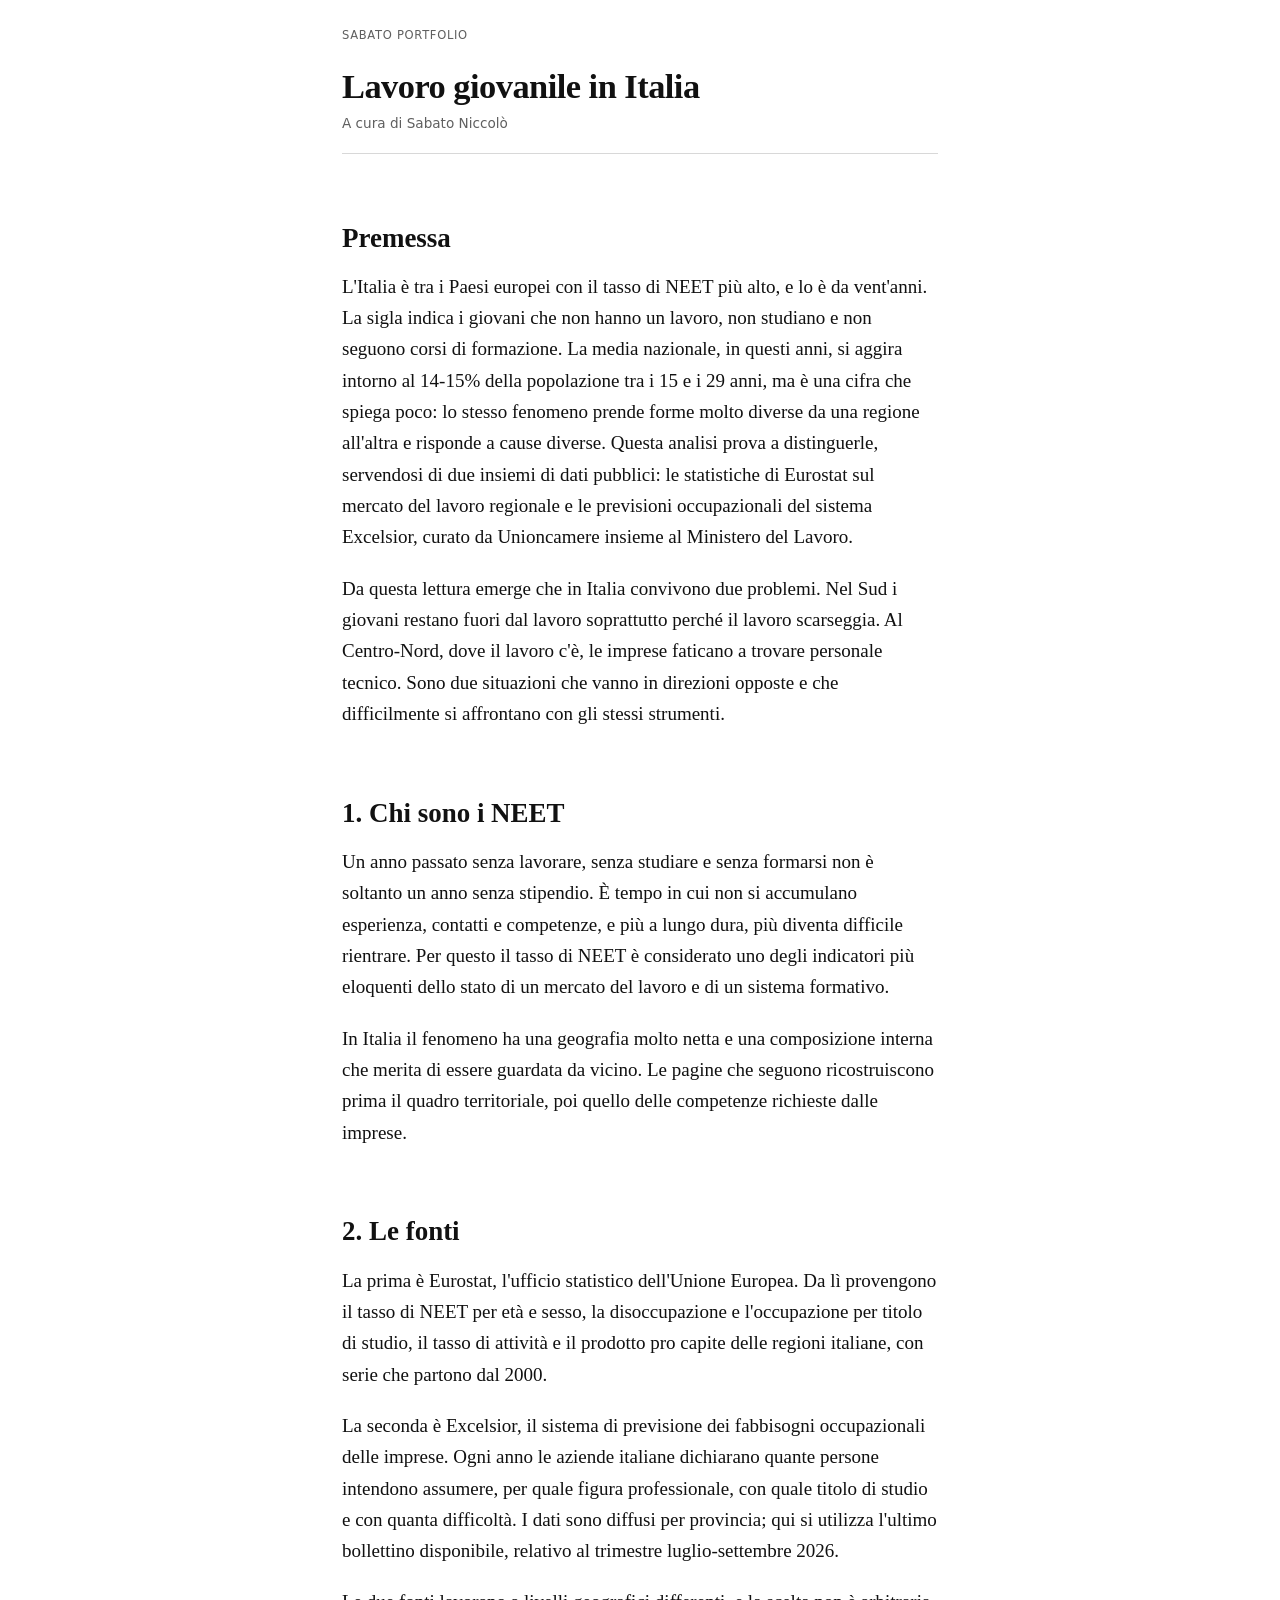
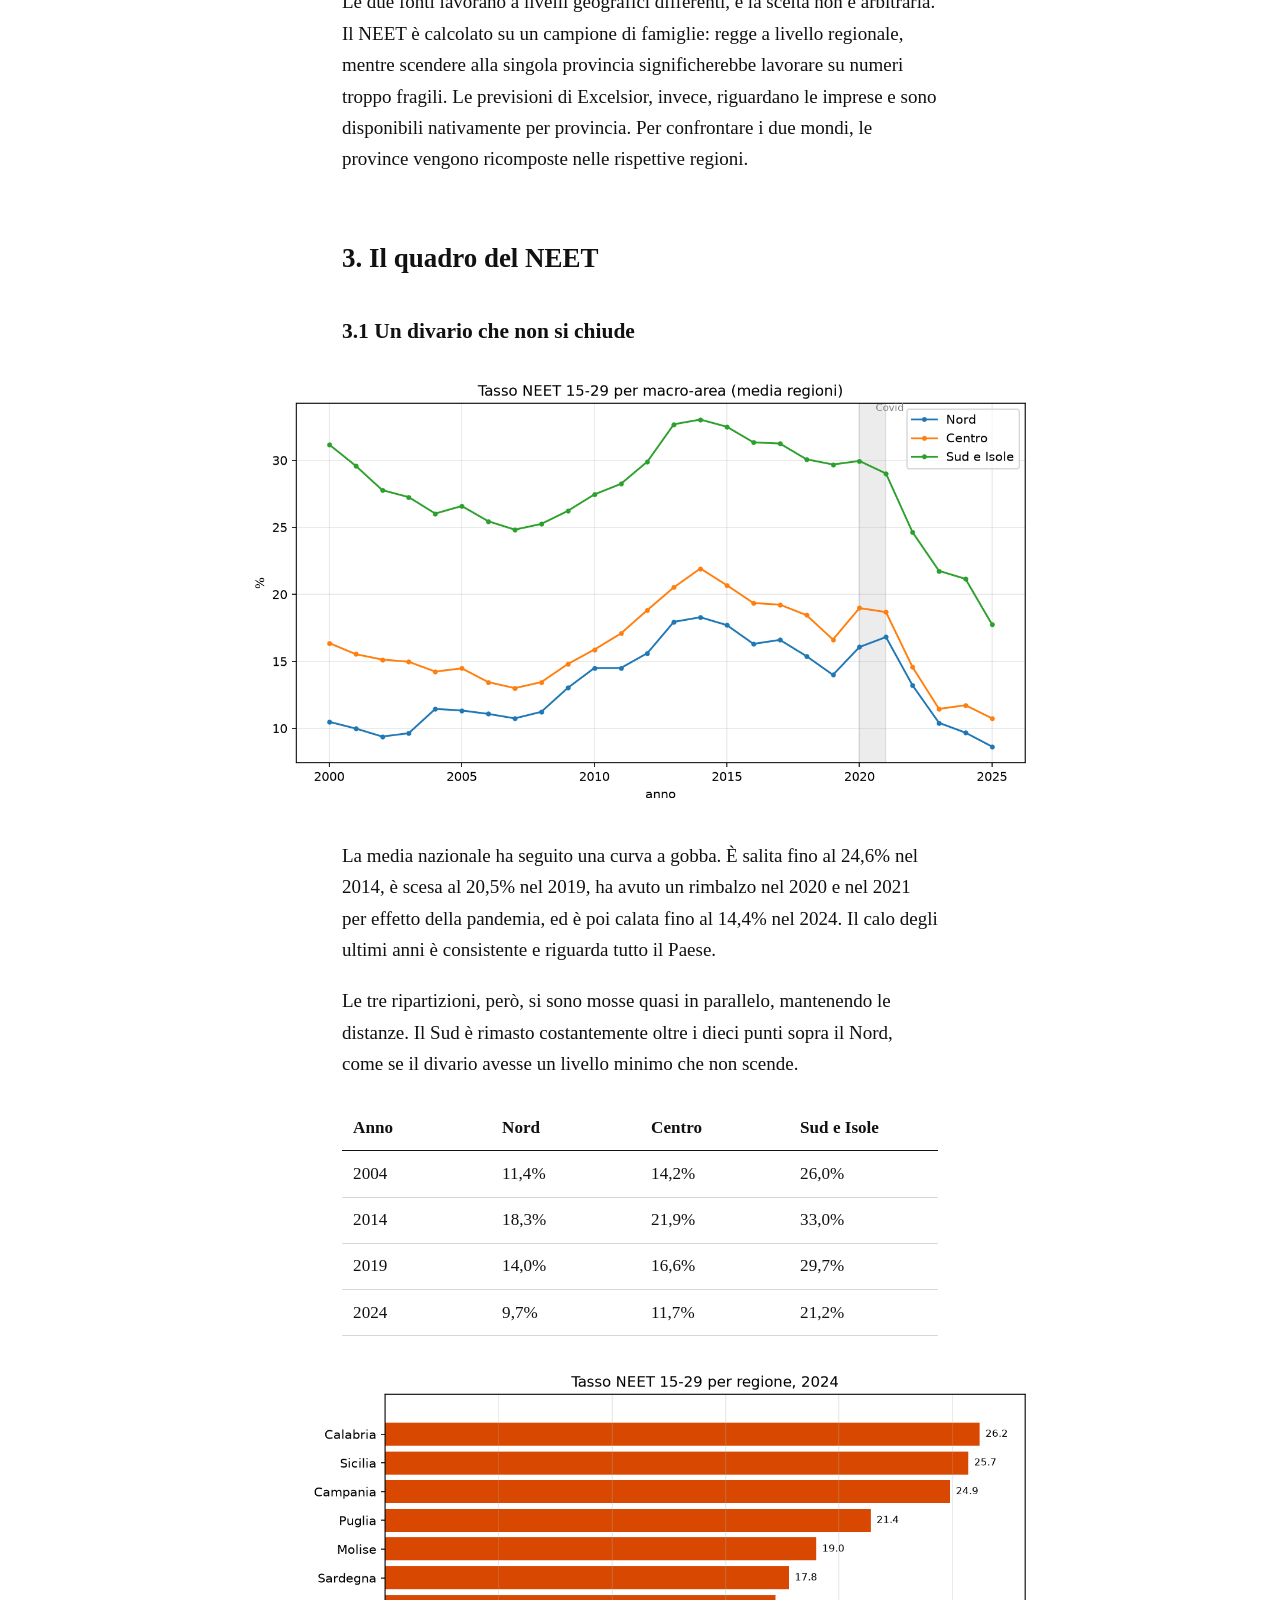
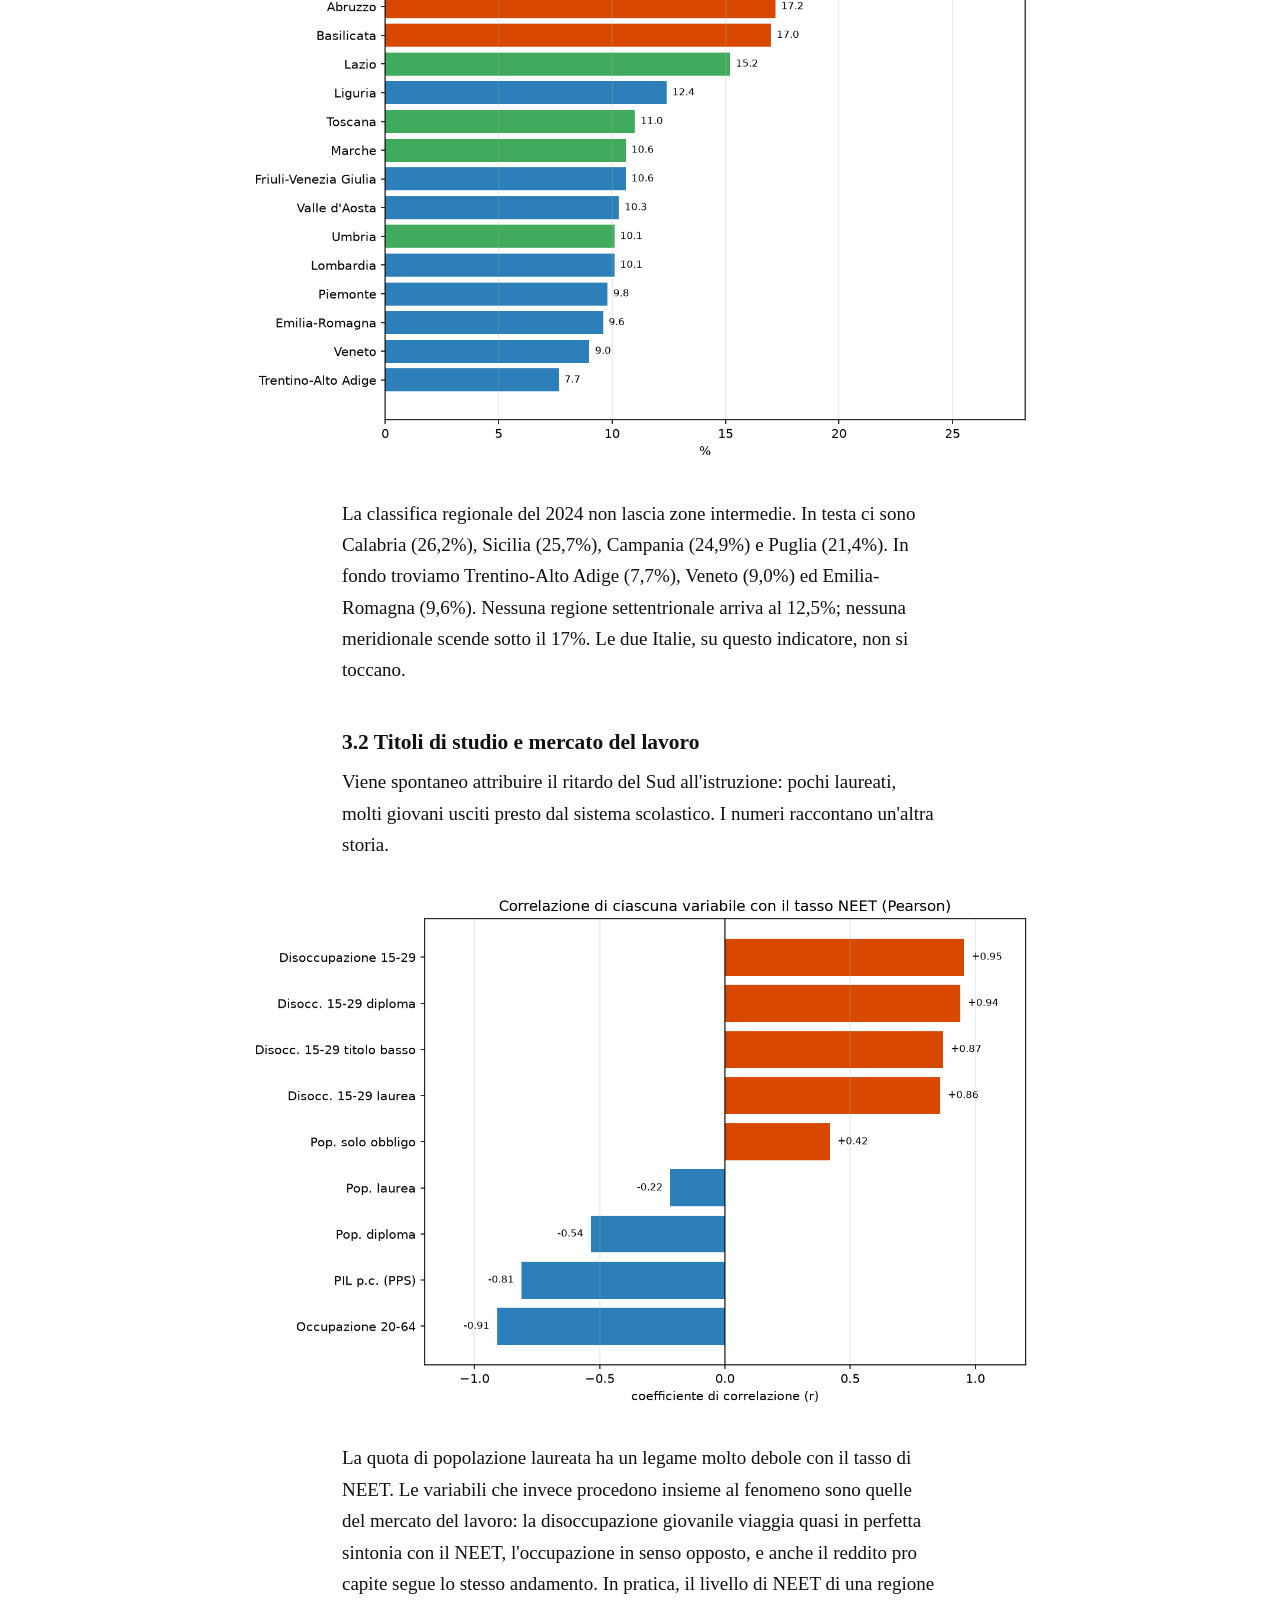
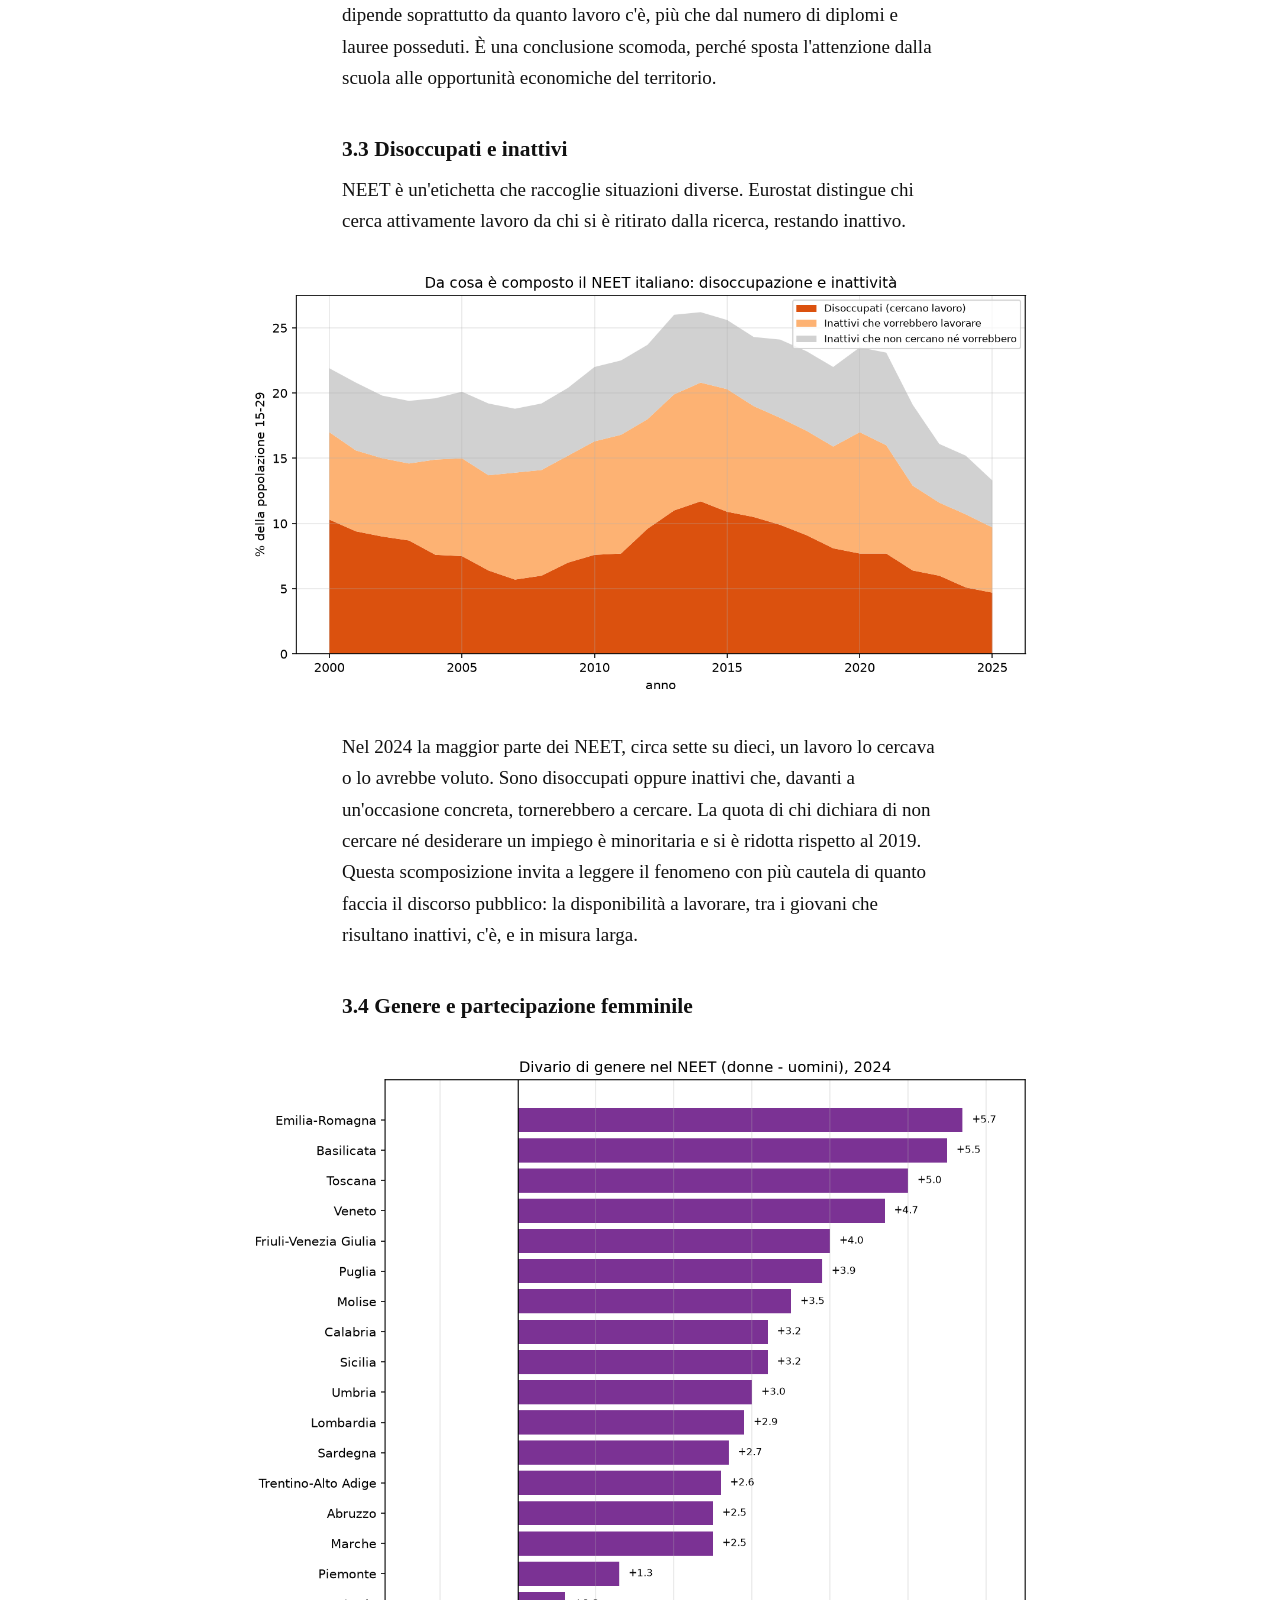
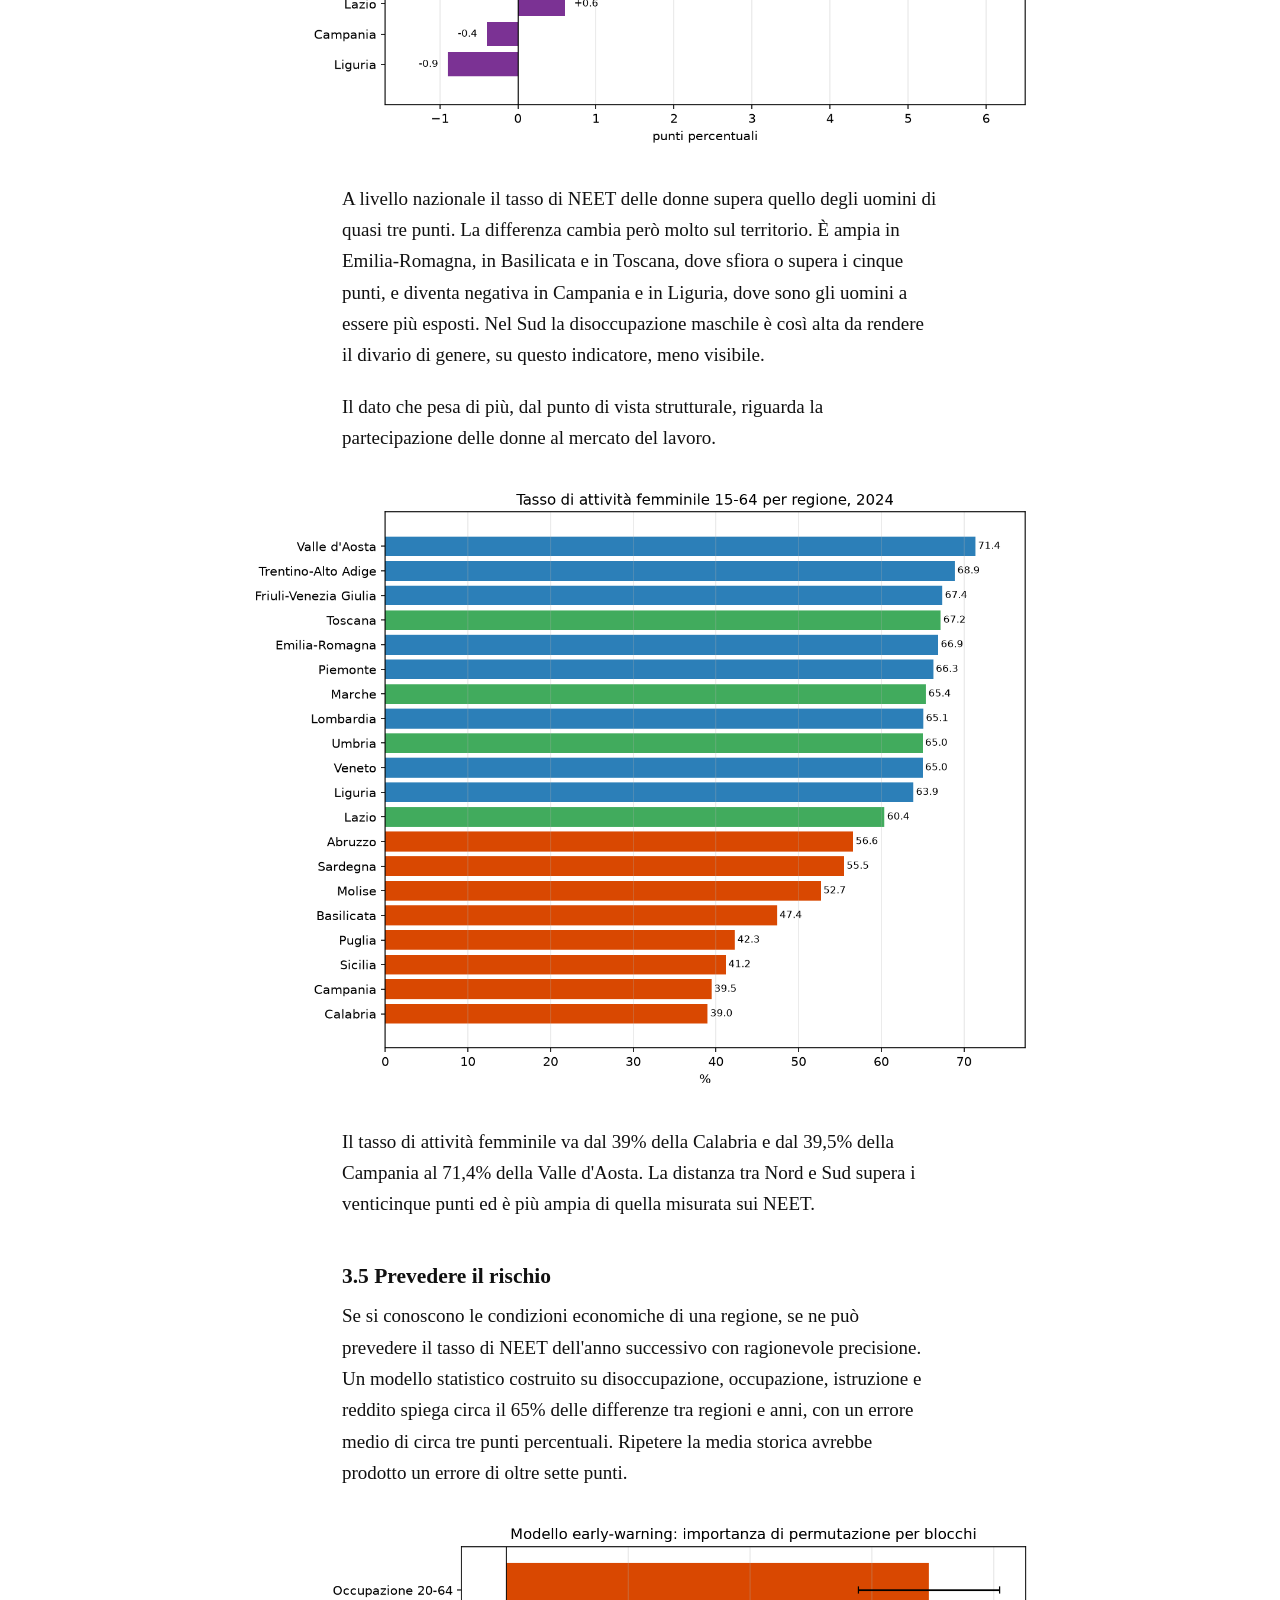
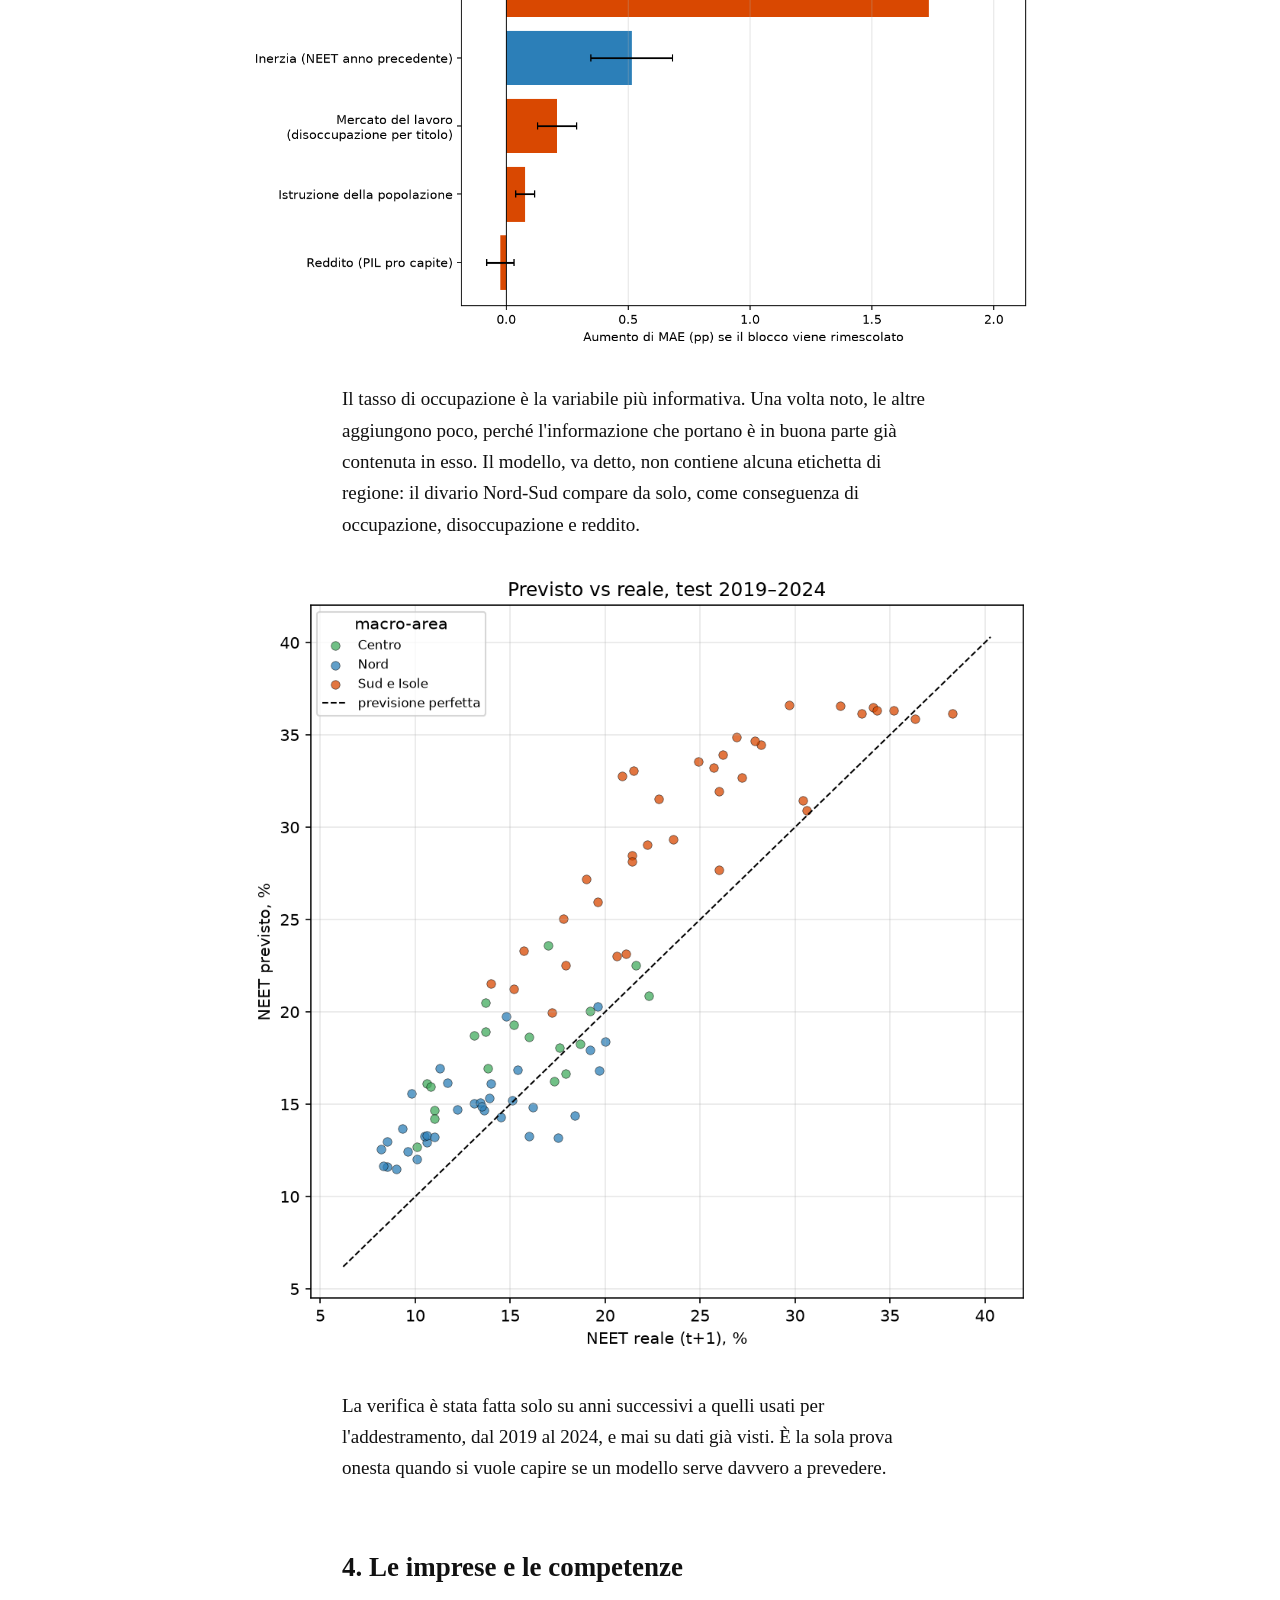
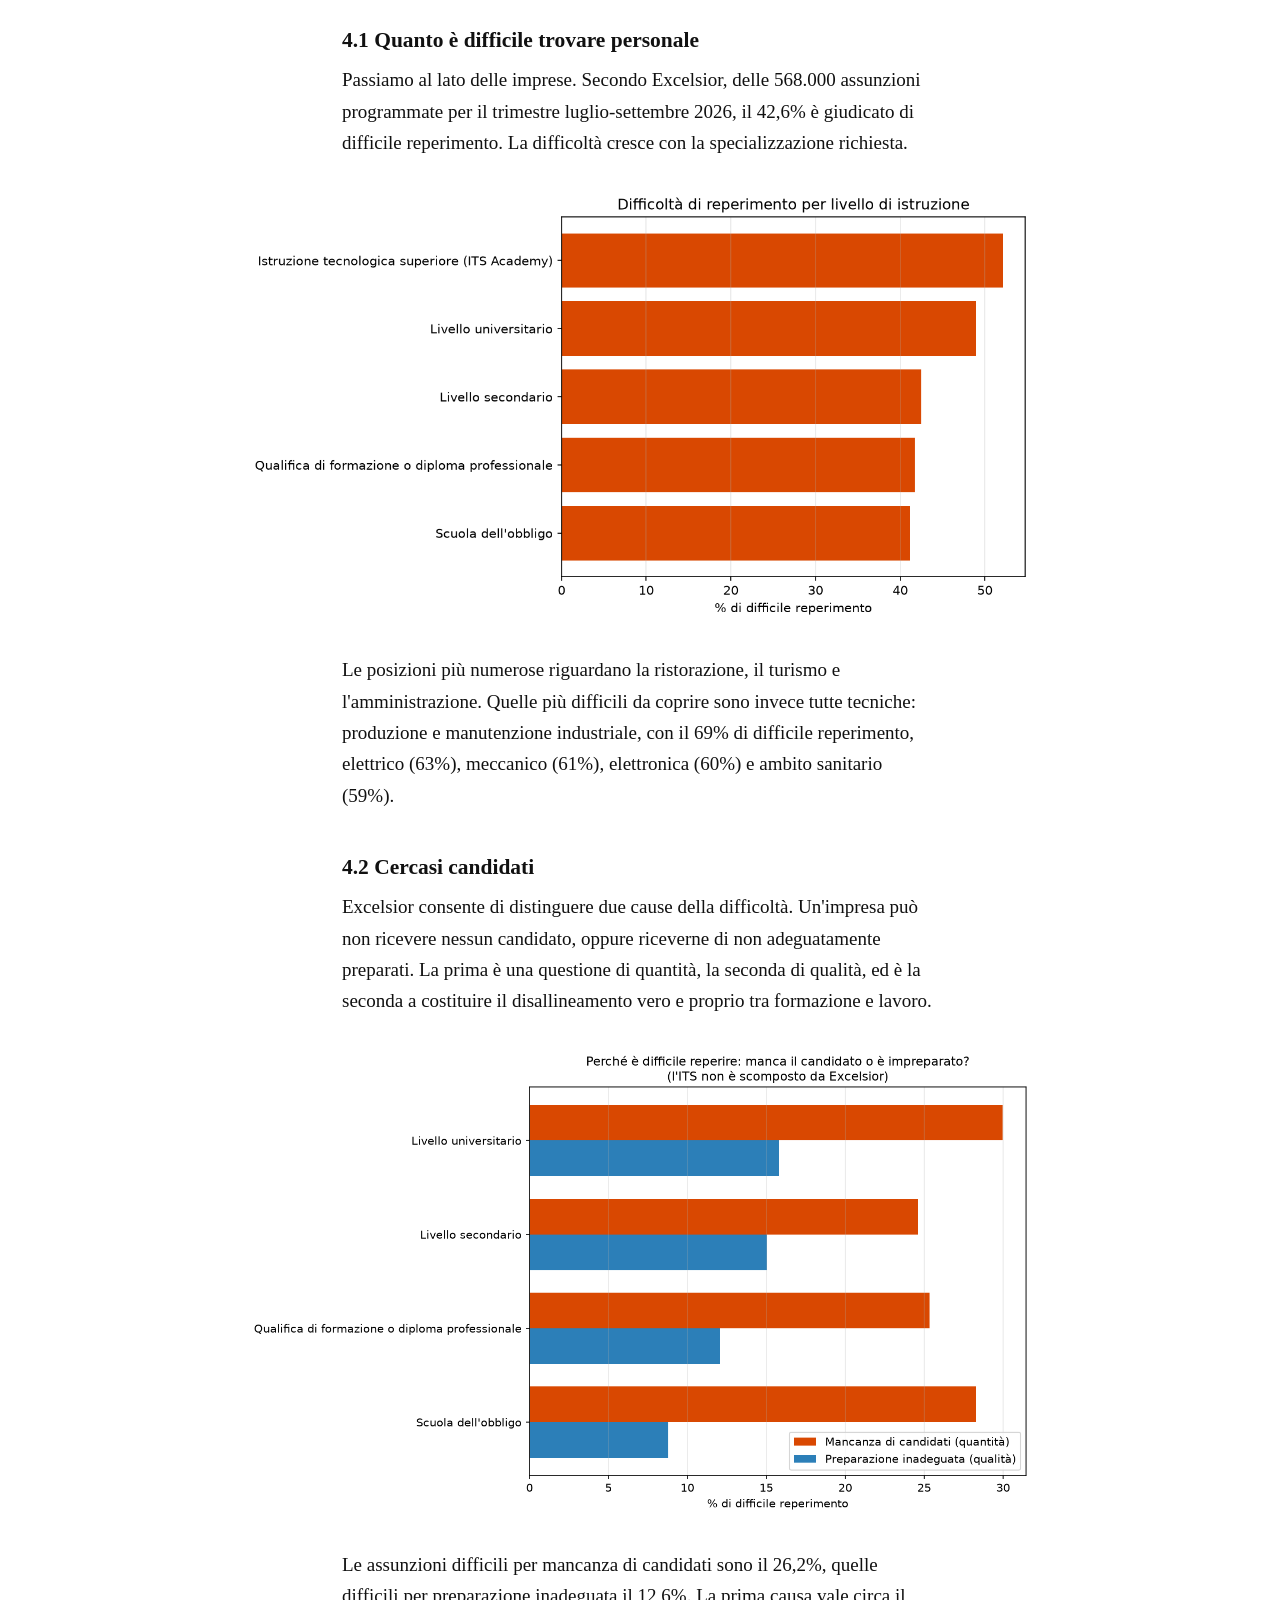
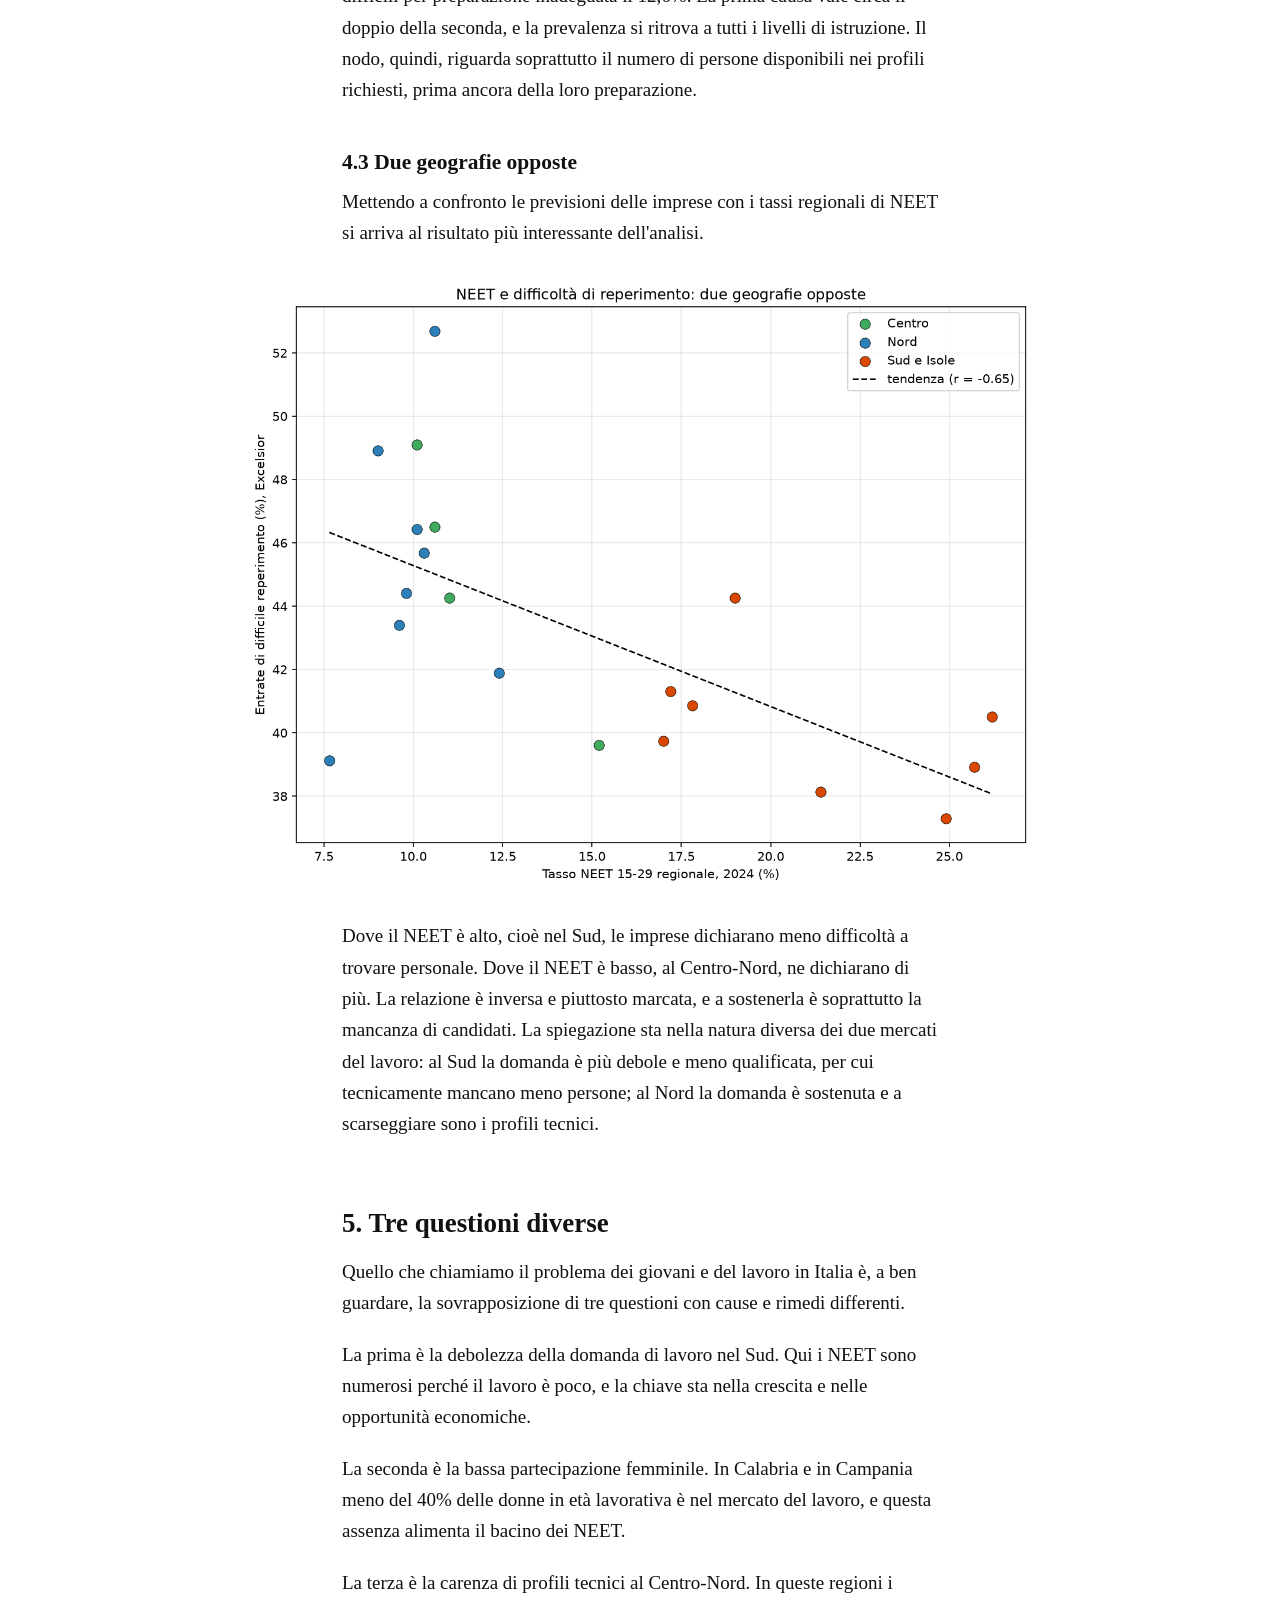
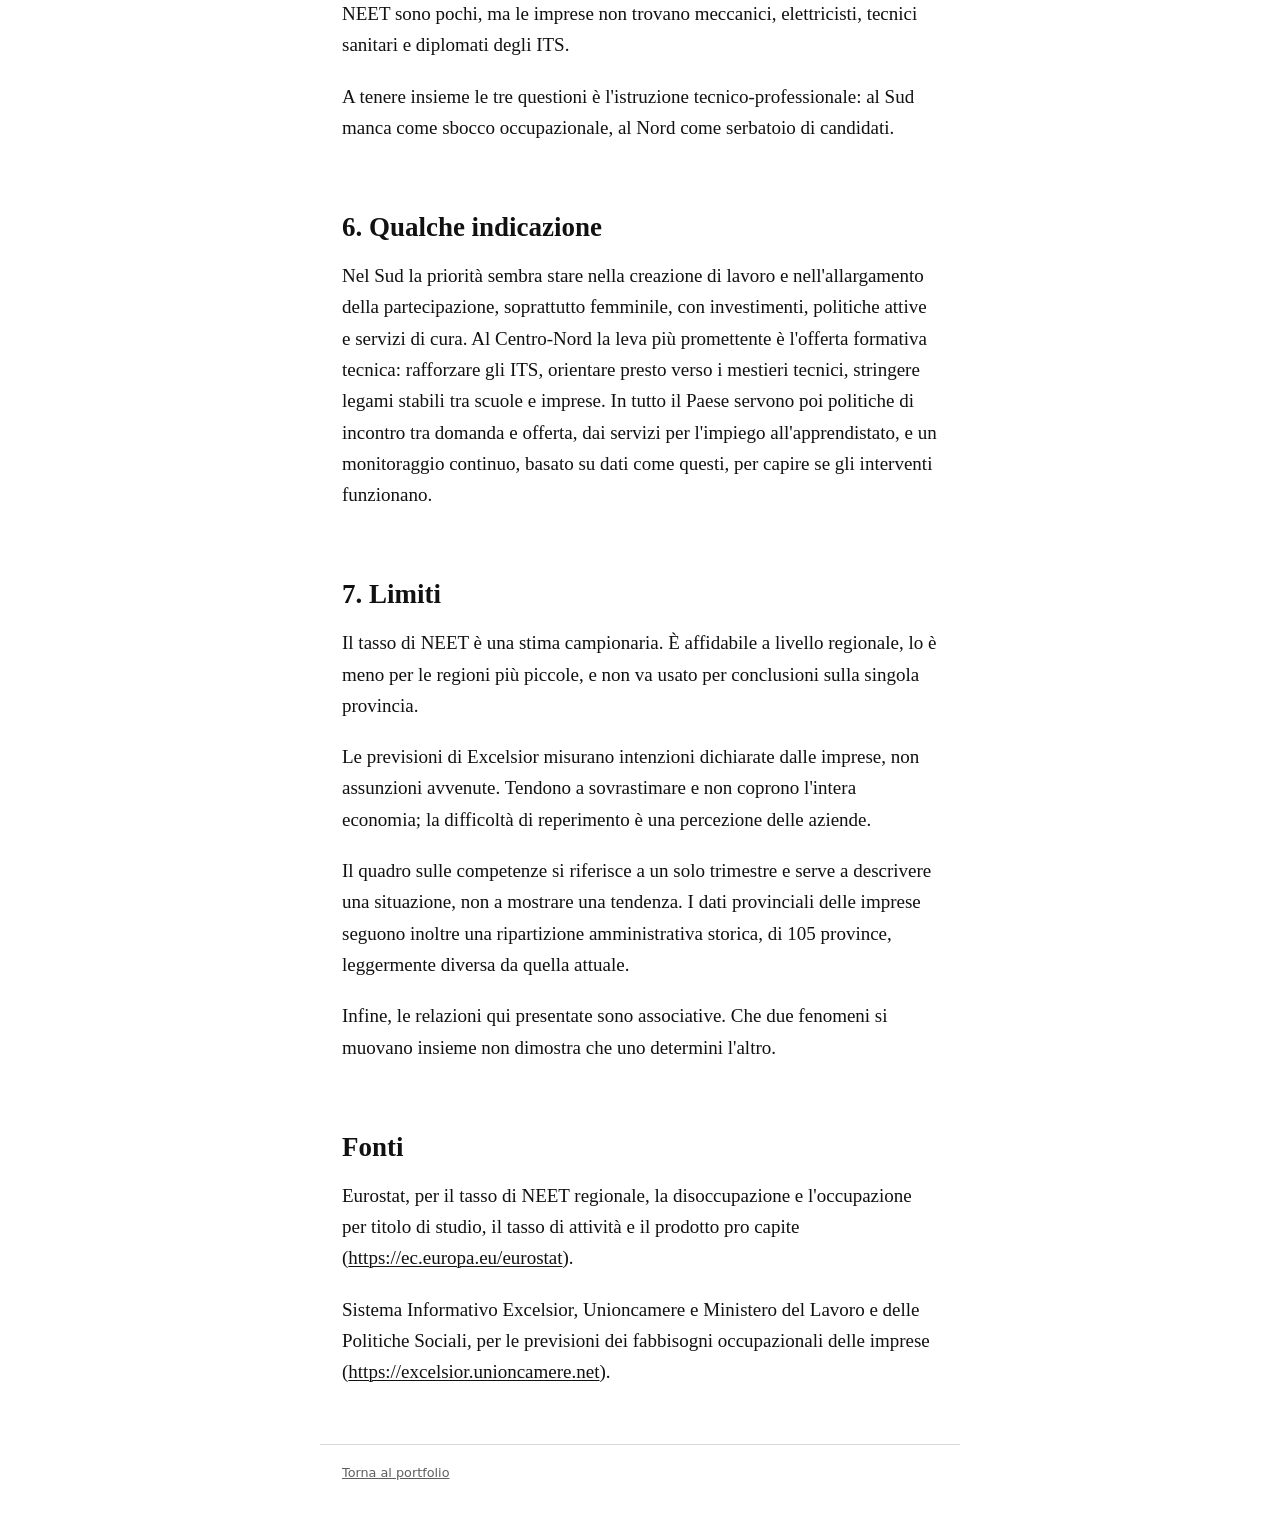
<file: analisi/lavoro-giovanile/index.html>
<!DOCTYPE html>
<html lang="it">
<head>
<meta charset="utf-8">
<meta name="viewport" content="width=device-width, initial-scale=1">
<title>Lavoro giovanile in Italia · Sabato Portfolio</title>
<link rel="stylesheet" href="/analisi/analisi.css">
</head>
<body>
<header>
  <nav class="barra"><a href="/">Sabato Portfolio</a></nav>
  <h1>Lavoro giovanile in Italia</h1>
  <p class="autore">A cura di Sabato Niccolò</p>
</header>
<main>
<h2>Premessa</h2>
<p>L'Italia è tra i Paesi europei con il tasso di NEET più alto, e lo è da vent'anni. La sigla indica i giovani che non hanno un lavoro, non studiano e non seguono corsi di formazione. La media nazionale, in questi anni, si aggira intorno al 14-15% della popolazione tra i 15 e i 29 anni, ma è una cifra che spiega poco: lo stesso fenomeno prende forme molto diverse da una regione all'altra e risponde a cause diverse. Questa analisi prova a distinguerle, servendosi di due insiemi di dati pubblici: le statistiche di Eurostat sul mercato del lavoro regionale e le previsioni occupazionali del sistema Excelsior, curato da Unioncamere insieme al Ministero del Lavoro.</p>
<p>Da questa lettura emerge che in Italia convivono due problemi. Nel Sud i giovani restano fuori dal lavoro soprattutto perché il lavoro scarseggia. Al Centro-Nord, dove il lavoro c'è, le imprese faticano a trovare personale tecnico. Sono due situazioni che vanno in direzioni opposte e che difficilmente si affrontano con gli stessi strumenti.</p>
<h2 id="chi-sono-i-neet">1. Chi sono i NEET</h2>
<p>Un anno passato senza lavorare, senza studiare e senza formarsi non è soltanto un anno senza stipendio. È tempo in cui non si accumulano esperienza, contatti e competenze, e più a lungo dura, più diventa difficile rientrare. Per questo il tasso di NEET è considerato uno degli indicatori più eloquenti dello stato di un mercato del lavoro e di un sistema formativo.</p>
<p>In Italia il fenomeno ha una geografia molto netta e una composizione interna che merita di essere guardata da vicino. Le pagine che seguono ricostruiscono prima il quadro territoriale, poi quello delle competenze richieste dalle imprese.</p>
<h2 id="le-fonti">2. Le fonti</h2>
<p>La prima è Eurostat, l'ufficio statistico dell'Unione Europea. Da lì provengono il tasso di NEET per età e sesso, la disoccupazione e l'occupazione per titolo di studio, il tasso di attività e il prodotto pro capite delle regioni italiane, con serie che partono dal 2000.</p>
<p>La seconda è Excelsior, il sistema di previsione dei fabbisogni occupazionali delle imprese. Ogni anno le aziende italiane dichiarano quante persone intendono assumere, per quale figura professionale, con quale titolo di studio e con quanta difficoltà. I dati sono diffusi per provincia; qui si utilizza l'ultimo bollettino disponibile, relativo al trimestre luglio-settembre 2026.</p>
<p>Le due fonti lavorano a livelli geografici differenti, e la scelta non è arbitraria. Il NEET è calcolato su un campione di famiglie: regge a livello regionale, mentre scendere alla singola provincia significherebbe lavorare su numeri troppo fragili. Le previsioni di Excelsior, invece, riguardano le imprese e sono disponibili nativamente per provincia. Per confrontare i due mondi, le province vengono ricomposte nelle rispettive regioni.</p>
<h2 id="il-quadro-del-neet">3. Il quadro del NEET</h2>
<h3 id="un-divario-che-non-si-chiude">3.1 Un divario che non si chiude</h3>
<p><img src="figures/image1.png" width="1334" height="734" loading="lazy" decoding="async"></p>
<p>La media nazionale ha seguito una curva a gobba. È salita fino al 24,6% nel 2014, è scesa al 20,5% nel 2019, ha avuto un rimbalzo nel 2020 e nel 2021 per effetto della pandemia, ed è poi calata fino al 14,4% nel 2024. Il calo degli ultimi anni è consistente e riguarda tutto il Paese.</p>
<p>Le tre ripartizioni, però, si sono mosse quasi in parallelo, mantenendo le distanze. Il Sud è rimasto costantemente oltre i dieci punti sopra il Nord, come se il divario avesse un livello minimo che non scende.</p>
<div class="tabella"><table>
<colgroup>
<col style="width: 25%">
<col style="width: 25%">
<col style="width: 25%">
<col style="width: 25%">
</colgroup>
<thead>
<tr>
<th>Anno</th>
<th>Nord</th>
<th>Centro</th>
<th>Sud e Isole</th>
</tr>
</thead>
<tbody>
<tr>
<td>2004</td>
<td>11,4%</td>
<td>14,2%</td>
<td>26,0%</td>
</tr>
<tr>
<td>2014</td>
<td>18,3%</td>
<td>21,9%</td>
<td>33,0%</td>
</tr>
<tr>
<td>2019</td>
<td>14,0%</td>
<td>16,6%</td>
<td>29,7%</td>
</tr>
<tr>
<td>2024</td>
<td>9,7%</td>
<td>11,7%</td>
<td>21,2%</td>
</tr>
</tbody>
</table></div>
<p><img src="figures/image11.png" width="1332" height="1184" loading="lazy" decoding="async"></p>
<p>La classifica regionale del 2024 non lascia zone intermedie. In testa ci sono Calabria (26,2%), Sicilia (25,7%), Campania (24,9%) e Puglia (21,4%). In fondo troviamo Trentino-Alto Adige (7,7%), Veneto (9,0%) ed Emilia-Romagna (9,6%). Nessuna regione settentrionale arriva al 12,5%; nessuna meridionale scende sotto il 17%. Le due Italie, su questo indicatore, non si toccano.</p>
<h3 id="titoli-di-studio-e-mercato-del-lavoro">3.2 Titoli di studio e mercato del lavoro</h3>
<p>Viene spontaneo attribuire il ritardo del Sud all'istruzione: pochi laureati, molti giovani usciti presto dal sistema scolastico. I numeri raccontano un'altra storia.</p>
<p><img src="figures/image3.png" width="1336" height="884" loading="lazy" decoding="async"></p>
<p>La quota di popolazione laureata ha un legame molto debole con il tasso di NEET. Le variabili che invece procedono insieme al fenomeno sono quelle del mercato del lavoro: la disoccupazione giovanile viaggia quasi in perfetta sintonia con il NEET, l'occupazione in senso opposto, e anche il reddito pro capite segue lo stesso andamento. In pratica, il livello di NEET di una regione dipende soprattutto da quanto lavoro c'è, più che dal numero di diplomi e lauree posseduti. È una conclusione scomoda, perché sposta l'attenzione dalla scuola alle opportunità economiche del territorio.</p>
<h3 id="disoccupati-e-inattivi">3.3 Disoccupati e inattivi</h3>
<p>NEET è un'etichetta che raccoglie situazioni diverse. Eurostat distingue chi cerca attivamente lavoro da chi si è ritirato dalla ricerca, restando inattivo.</p>
<p><img src="figures/image7.png" width="1333" height="734" loading="lazy" decoding="async"></p>
<p>Nel 2024 la maggior parte dei NEET, circa sette su dieci, un lavoro lo cercava o lo avrebbe voluto. Sono disoccupati oppure inattivi che, davanti a un'occasione concreta, tornerebbero a cercare. La quota di chi dichiara di non cercare né desiderare un impiego è minoritaria e si è ridotta rispetto al 2019. Questa scomposizione invita a leggere il fenomeno con più cautela di quanto faccia il discorso pubblico: la disponibilità a lavorare, tra i giovani che risultano inattivi, c'è, e in misura larga.</p>
<h3 id="genere-e-partecipazione-femminile">3.4 Genere e partecipazione femminile</h3>
<p><img src="figures/image10.png" width="1332" height="1184" loading="lazy" decoding="async"></p>
<p>A livello nazionale il tasso di NEET delle donne supera quello degli uomini di quasi tre punti. La differenza cambia però molto sul territorio. È ampia in Emilia-Romagna, in Basilicata e in Toscana, dove sfiora o supera i cinque punti, e diventa negativa in Campania e in Liguria, dove sono gli uomini a essere più esposti. Nel Sud la disoccupazione maschile è così alta da rendere il divario di genere, su questo indicatore, meno visibile.</p>
<p>Il dato che pesa di più, dal punto di vista strutturale, riguarda la partecipazione delle donne al mercato del lavoro.</p>
<p><img src="figures/image8.png" width="1332" height="1034" loading="lazy" decoding="async"></p>
<p>Il tasso di attività femminile va dal 39% della Calabria e dal 39,5% della Campania al 71,4% della Valle d'Aosta. La distanza tra Nord e Sud supera i venticinque punti ed è più ampia di quella misurata sui NEET.</p>
<h3 id="prevedere-il-rischio">3.5 Prevedere il rischio</h3>
<p>Se si conoscono le condizioni economiche di una regione, se ne può prevedere il tasso di NEET dell'anno successivo con ragionevole precisione. Un modello statistico costruito su disoccupazione, occupazione, istruzione e reddito spiega circa il 65% delle differenze tra regioni e anni, con un errore medio di circa tre punti percentuali. Ripetere la media storica avrebbe prodotto un errore di oltre sette punti.</p>
<p><img src="figures/image4.png" width="1332" height="734" loading="lazy" decoding="async"></p>
<p>Il tasso di occupazione è la variabile più informativa. Una volta noto, le altre aggiungono poco, perché l'informazione che portano è in buona parte già contenuta in esso. Il modello, va detto, non contiene alcuna etichetta di regione: il divario Nord-Sud compare da solo, come conseguenza di occupazione, disoccupazione e reddito.</p>
<p><img src="figures/image6.png" width="1033" height="1034" loading="lazy" decoding="async"></p>
<p>La verifica è stata fatta solo su anni successivi a quelli usati per l'addestramento, dal 2019 al 2024, e mai su dati già visti. È la sola prova onesta quando si vuole capire se un modello serve davvero a prevedere.</p>
<h2 id="le-imprese-e-le-competenze">4. Le imprese e le competenze</h2>
<h3 id="quanto-è-difficile-trovare-personale">4.1 Quanto è difficile trovare personale</h3>
<p>Passiamo al lato delle imprese. Secondo Excelsior, delle 568.000 assunzioni programmate per il trimestre luglio-settembre 2026, il 42,6% è giudicato di difficile reperimento. La difficoltà cresce con la specializzazione richiesta.</p>
<p><img src="figures/image2.png" width="1328" height="733" loading="lazy" decoding="async"></p>
<p>Le posizioni più numerose riguardano la ristorazione, il turismo e l'amministrazione. Quelle più difficili da coprire sono invece tutte tecniche: produzione e manutenzione industriale, con il 69% di difficile reperimento, elettrico (63%), meccanico (61%), elettronica (60%) e ambito sanitario (59%).</p>
<h3 id="cercasi-candidati">4.2 Cercasi candidati</h3>
<p>Excelsior consente di distinguere due cause della difficoltà. Un'impresa può non ricevere nessun candidato, oppure riceverne di non adeguatamente preparati. La prima è una questione di quantità, la seconda di qualità, ed è la seconda a costituire il disallineamento vero e proprio tra formazione e lavoro.</p>
<p><img src="figures/image9.png" width="1478" height="884" loading="lazy" decoding="async"></p>
<p>Le assunzioni difficili per mancanza di candidati sono il 26,2%, quelle difficili per preparazione inadeguata il 12,6%. La prima causa vale circa il doppio della seconda, e la prevalenza si ritrova a tutti i livelli di istruzione. Il nodo, quindi, riguarda soprattutto il numero di persone disponibili nei profili richiesti, prima ancora della loro preparazione.</p>
<h3 id="due-geografie-opposte">4.3 Due geografie opposte</h3>
<p>Mettendo a confronto le previsioni delle imprese con i tassi regionali di NEET si arriva al risultato più interessante dell'analisi.</p>
<p><img src="figures/image5.png" width="1333" height="1033" loading="lazy" decoding="async"></p>
<p>Dove il NEET è alto, cioè nel Sud, le imprese dichiarano meno difficoltà a trovare personale. Dove il NEET è basso, al Centro-Nord, ne dichiarano di più. La relazione è inversa e piuttosto marcata, e a sostenerla è soprattutto la mancanza di candidati. La spiegazione sta nella natura diversa dei due mercati del lavoro: al Sud la domanda è più debole e meno qualificata, per cui tecnicamente mancano meno persone; al Nord la domanda è sostenuta e a scarseggiare sono i profili tecnici.</p>
<h2 id="tre-questioni-diverse">5. Tre questioni diverse</h2>
<p>Quello che chiamiamo il problema dei giovani e del lavoro in Italia è, a ben guardare, la sovrapposizione di tre questioni con cause e rimedi differenti.</p>
<p>La prima è la debolezza della domanda di lavoro nel Sud. Qui i NEET sono numerosi perché il lavoro è poco, e la chiave sta nella crescita e nelle opportunità economiche.</p>
<p>La seconda è la bassa partecipazione femminile. In Calabria e in Campania meno del 40% delle donne in età lavorativa è nel mercato del lavoro, e questa assenza alimenta il bacino dei NEET.</p>
<p>La terza è la carenza di profili tecnici al Centro-Nord. In queste regioni i NEET sono pochi, ma le imprese non trovano meccanici, elettricisti, tecnici sanitari e diplomati degli ITS.</p>
<p>A tenere insieme le tre questioni è l'istruzione tecnico-professionale: al Sud manca come sbocco occupazionale, al Nord come serbatoio di candidati.</p>
<h2 id="qualche-indicazione">6. Qualche indicazione</h2>
<p>Nel Sud la priorità sembra stare nella creazione di lavoro e nell'allargamento della partecipazione, soprattutto femminile, con investimenti, politiche attive e servizi di cura. Al Centro-Nord la leva più promettente è l'offerta formativa tecnica: rafforzare gli ITS, orientare presto verso i mestieri tecnici, stringere legami stabili tra scuole e imprese. In tutto il Paese servono poi politiche di incontro tra domanda e offerta, dai servizi per l'impiego all'apprendistato, e un monitoraggio continuo, basato su dati come questi, per capire se gli interventi funzionano.</p>
<h2 id="limiti">7. Limiti</h2>
<p>Il tasso di NEET è una stima campionaria. È affidabile a livello regionale, lo è meno per le regioni più piccole, e non va usato per conclusioni sulla singola provincia.</p>
<p>Le previsioni di Excelsior misurano intenzioni dichiarate dalle imprese, non assunzioni avvenute. Tendono a sovrastimare e non coprono l'intera economia; la difficoltà di reperimento è una percezione delle aziende.</p>
<p>Il quadro sulle competenze si riferisce a un solo trimestre e serve a descrivere una situazione, non a mostrare una tendenza. I dati provinciali delle imprese seguono inoltre una ripartizione amministrativa storica, di 105 province, leggermente diversa da quella attuale.</p>
<p>Infine, le relazioni qui presentate sono associative. Che due fenomeni si muovano insieme non dimostra che uno determini l'altro.</p>
<h2 id="fonti">Fonti</h2>
<p>Eurostat, per il tasso di NEET regionale, la disoccupazione e l'occupazione per titolo di studio, il tasso di attività e il prodotto pro capite (<a href="https://ec.europa.eu/eurostat">https://ec.europa.eu/eurostat</a>).</p>
<p>Sistema Informativo Excelsior, Unioncamere e Ministero del Lavoro e delle Politiche Sociali, per le previsioni dei fabbisogni occupazionali delle imprese (<a href="https://excelsior.unioncamere.net">https://excelsior.unioncamere.net</a>).</p>
</main>
<footer><a href="/">Torna al portfolio</a></footer>
</body>
</html>
</file>
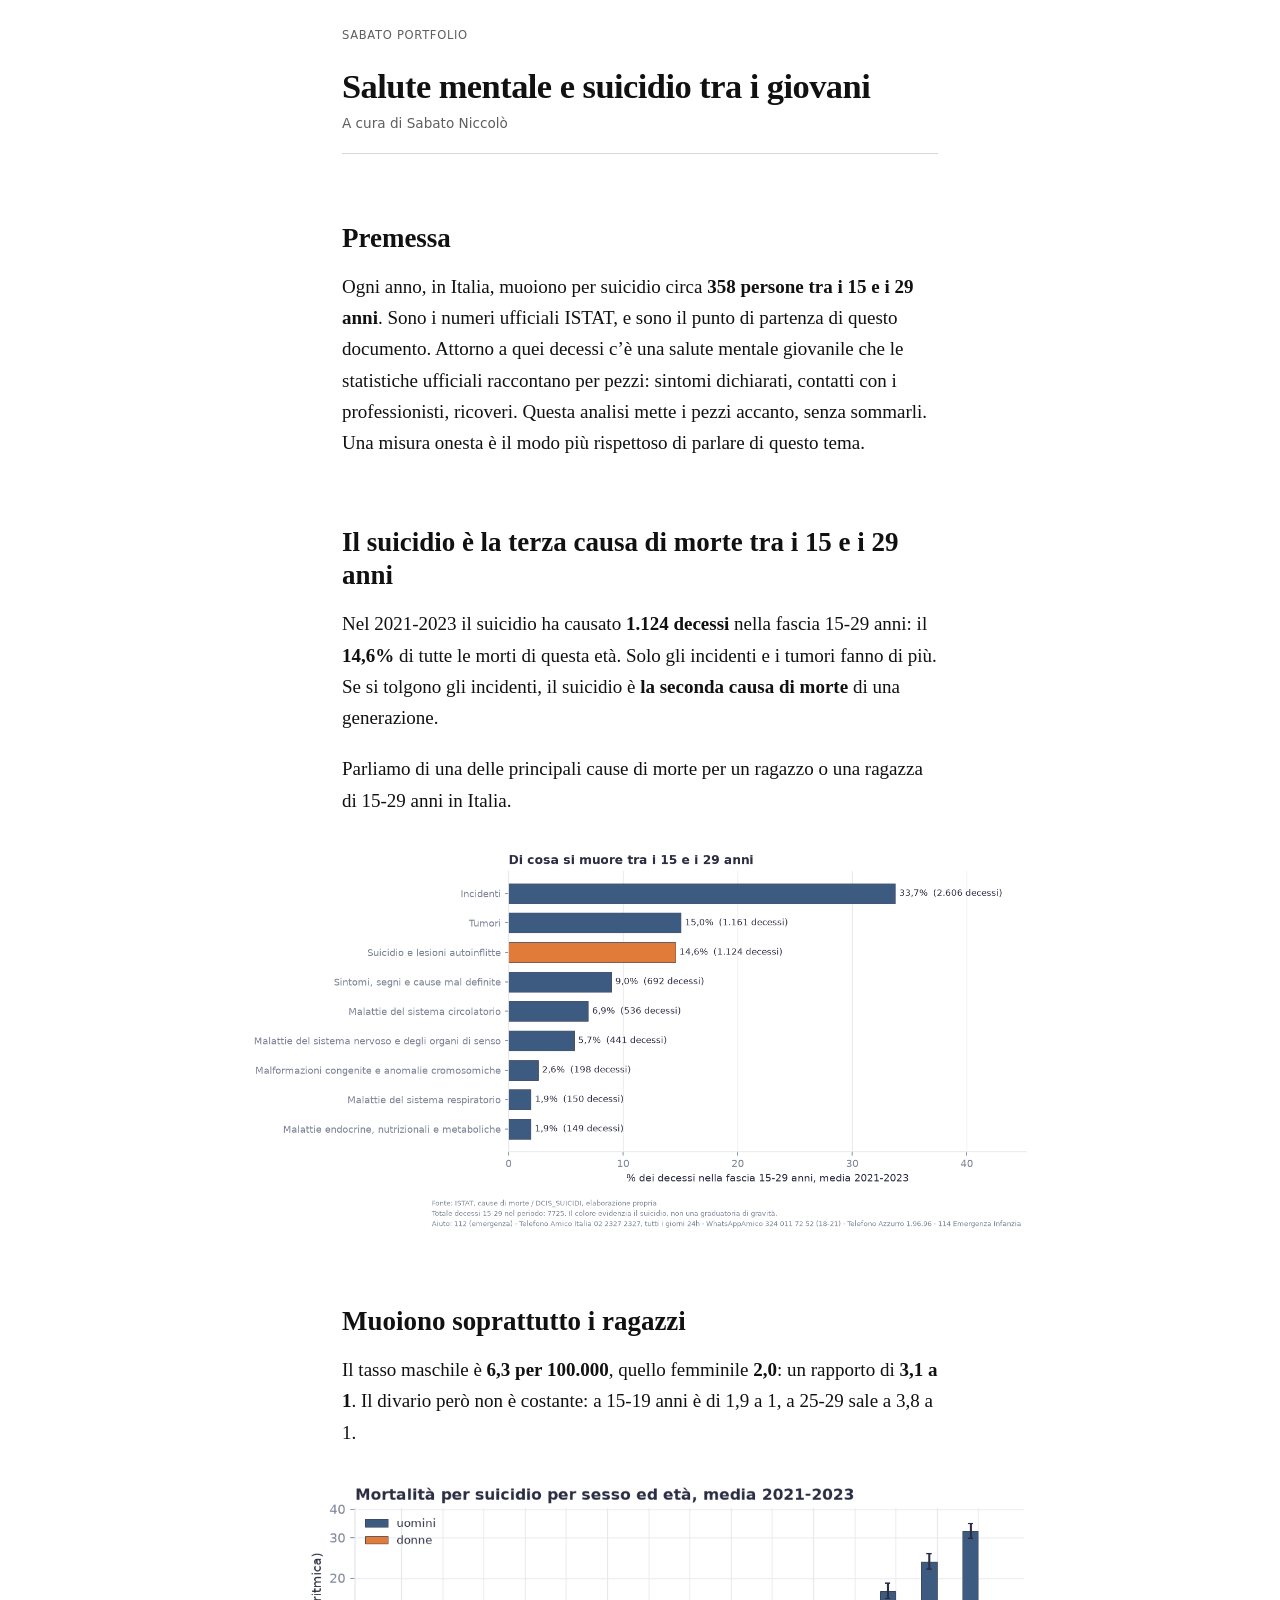
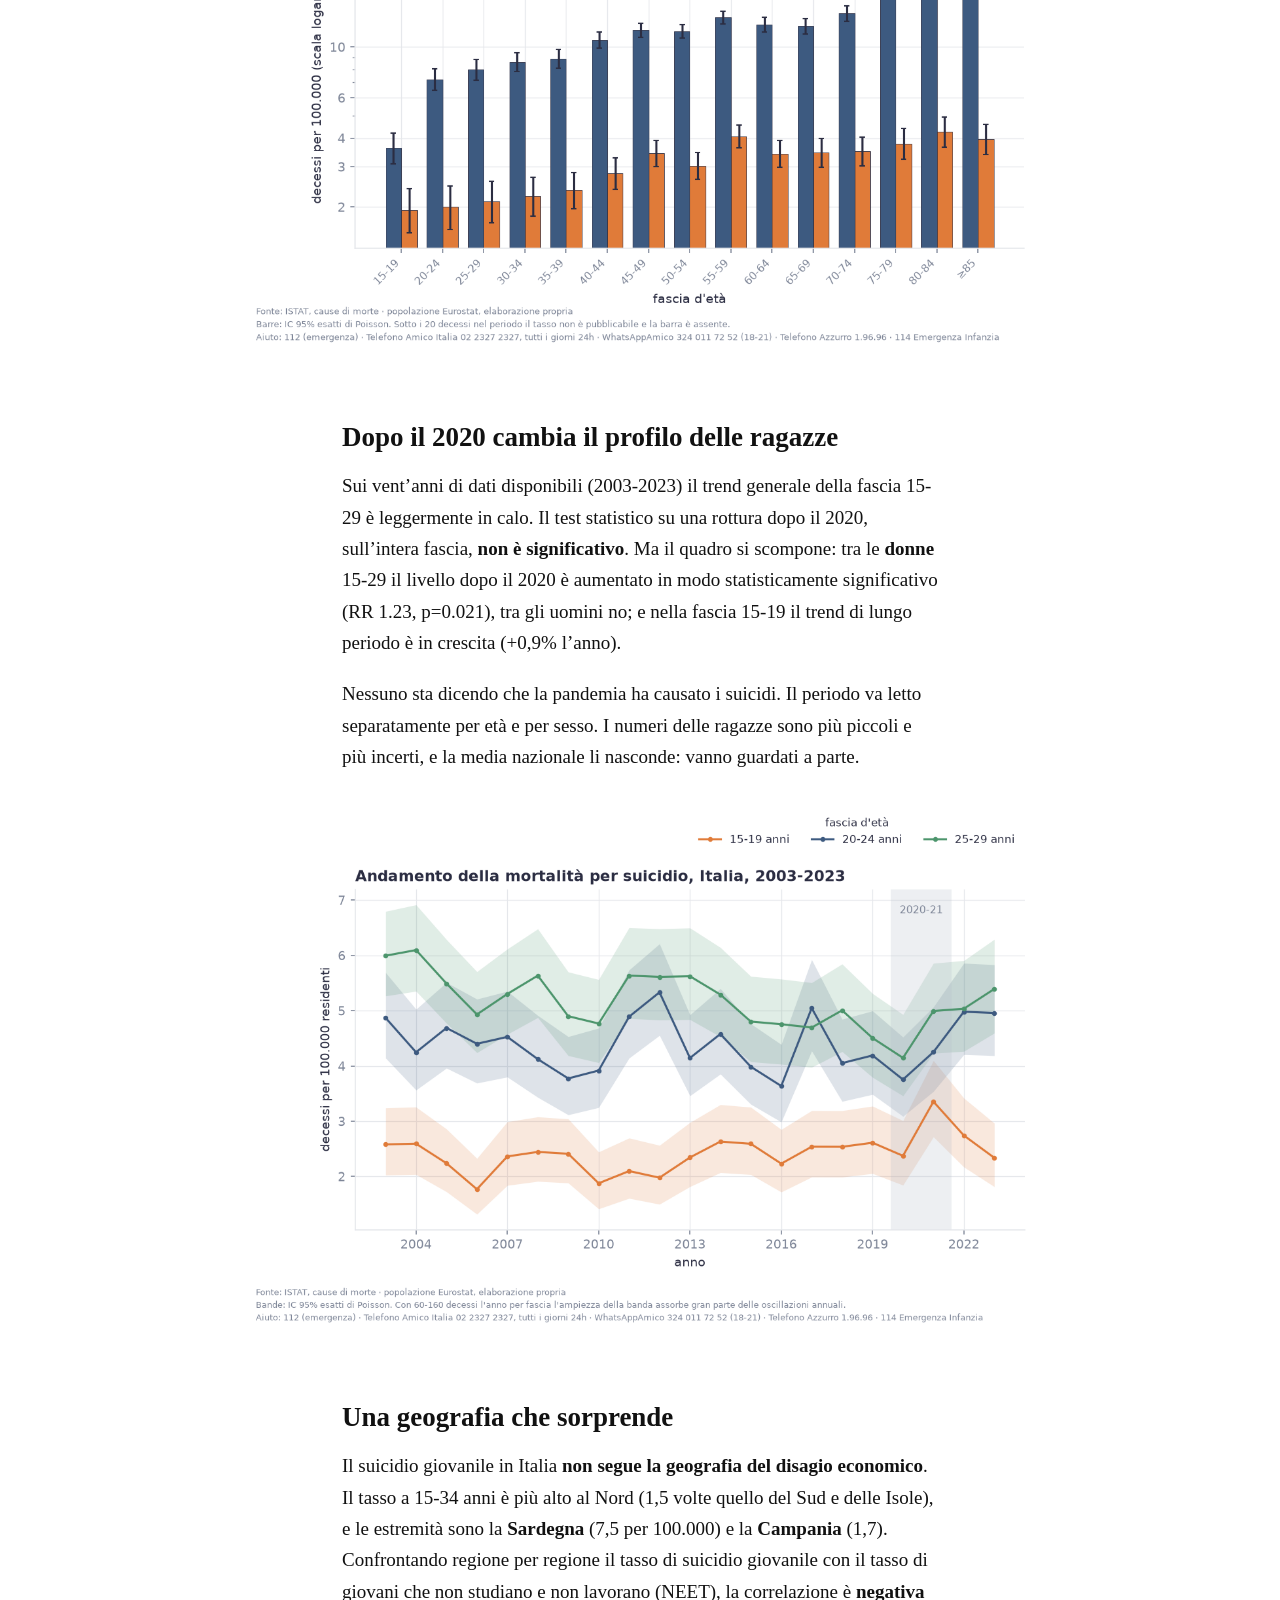
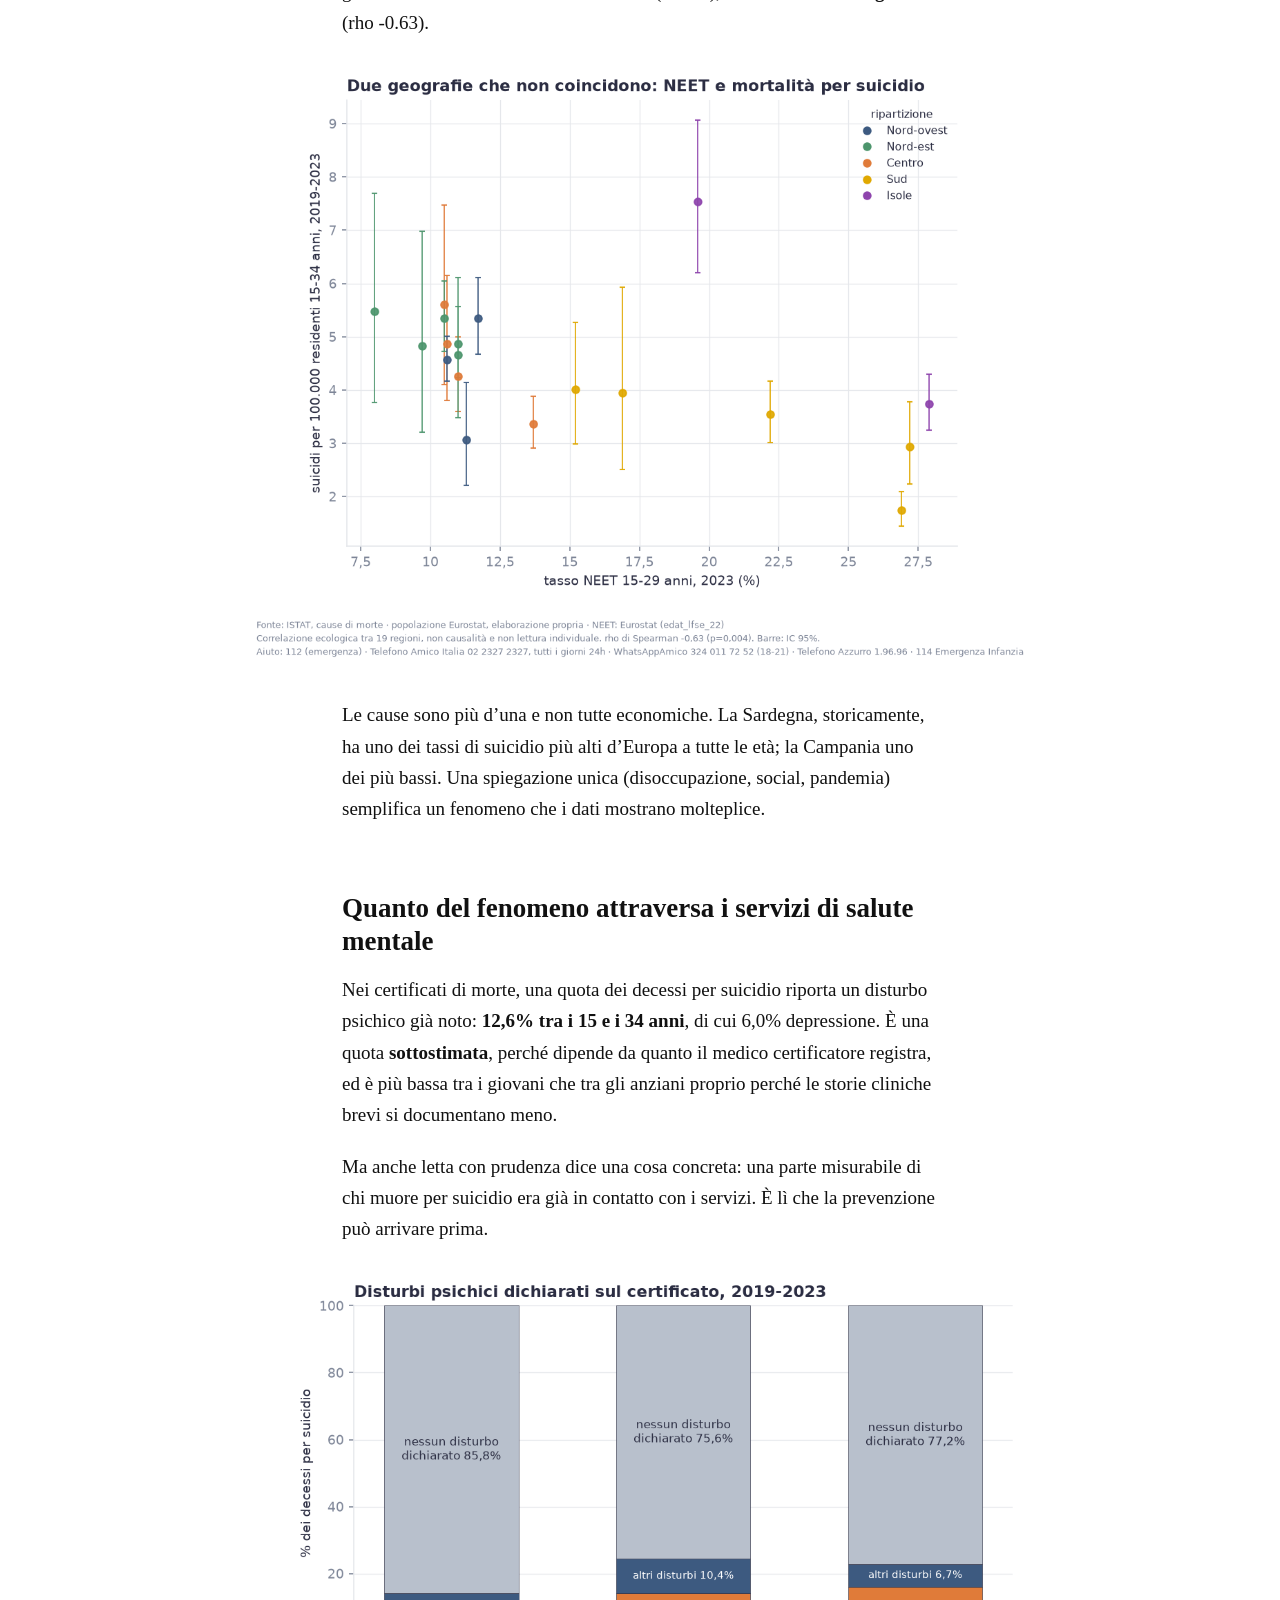
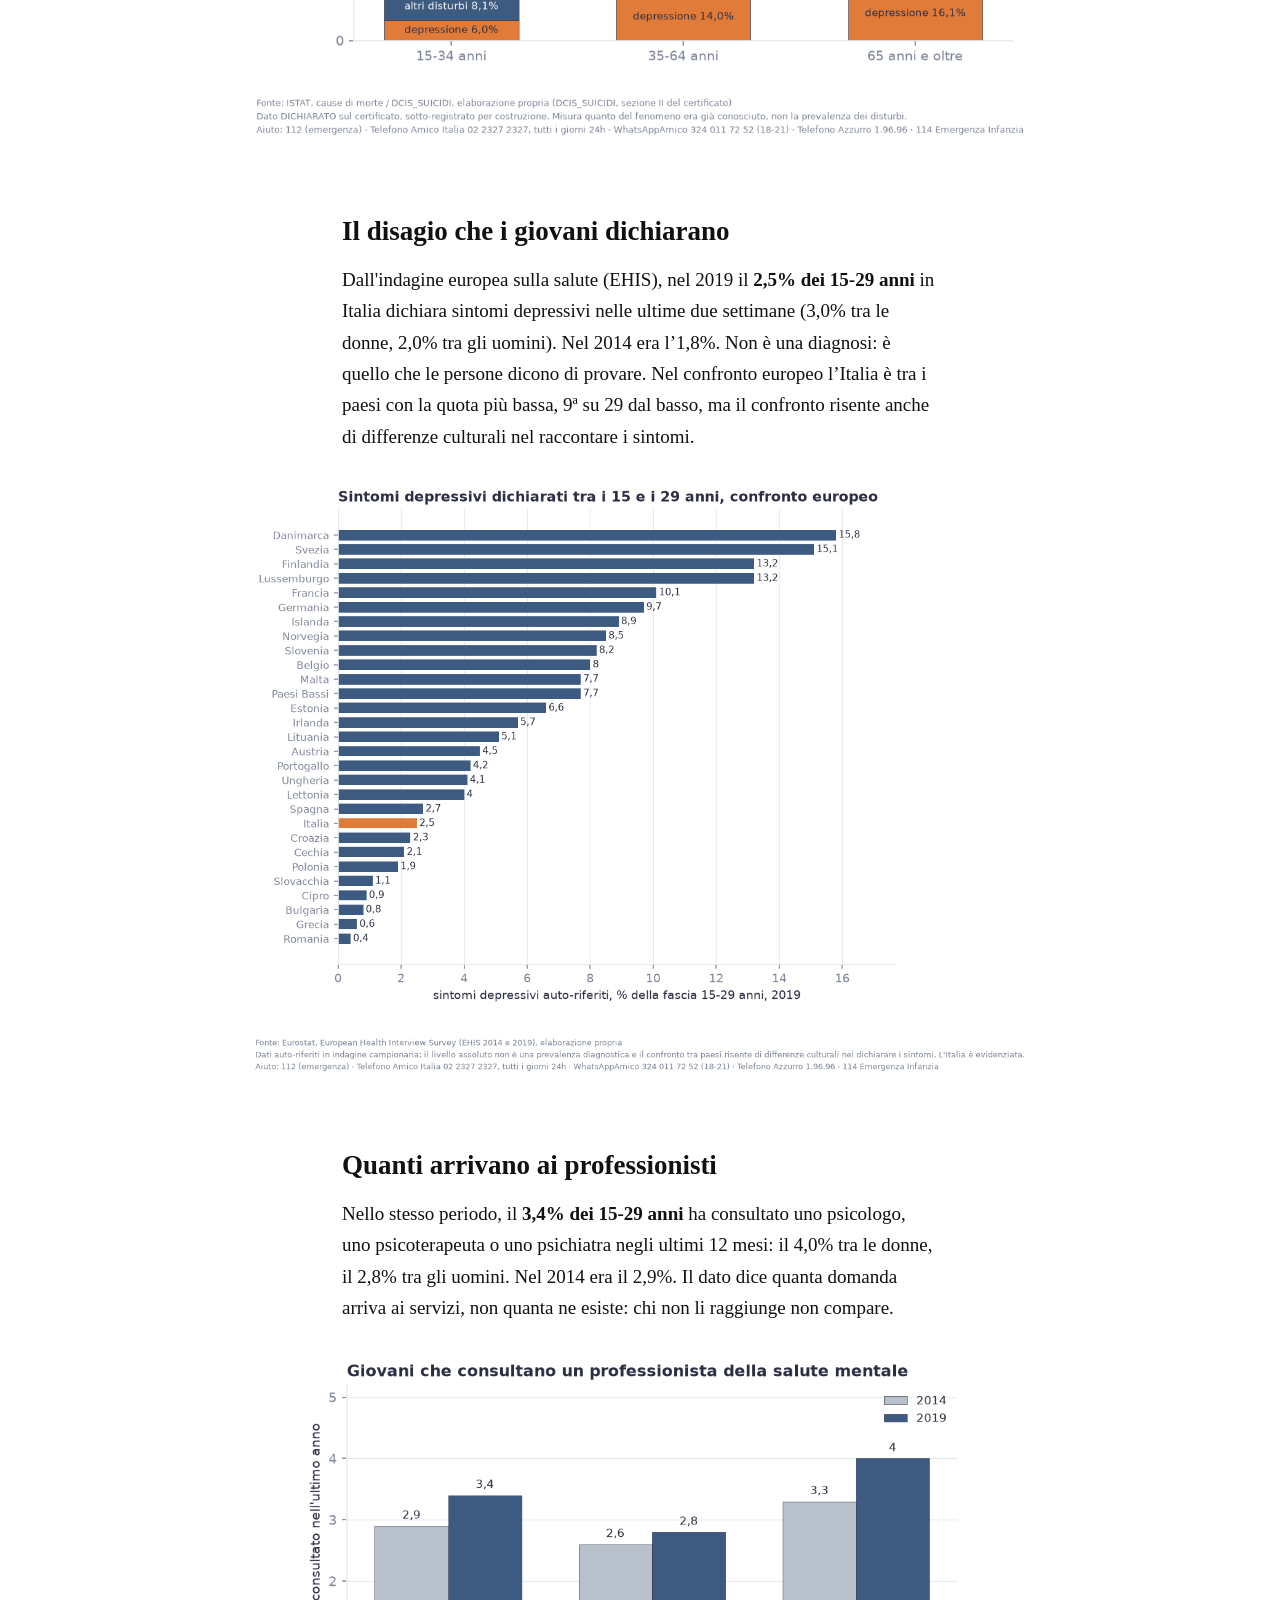
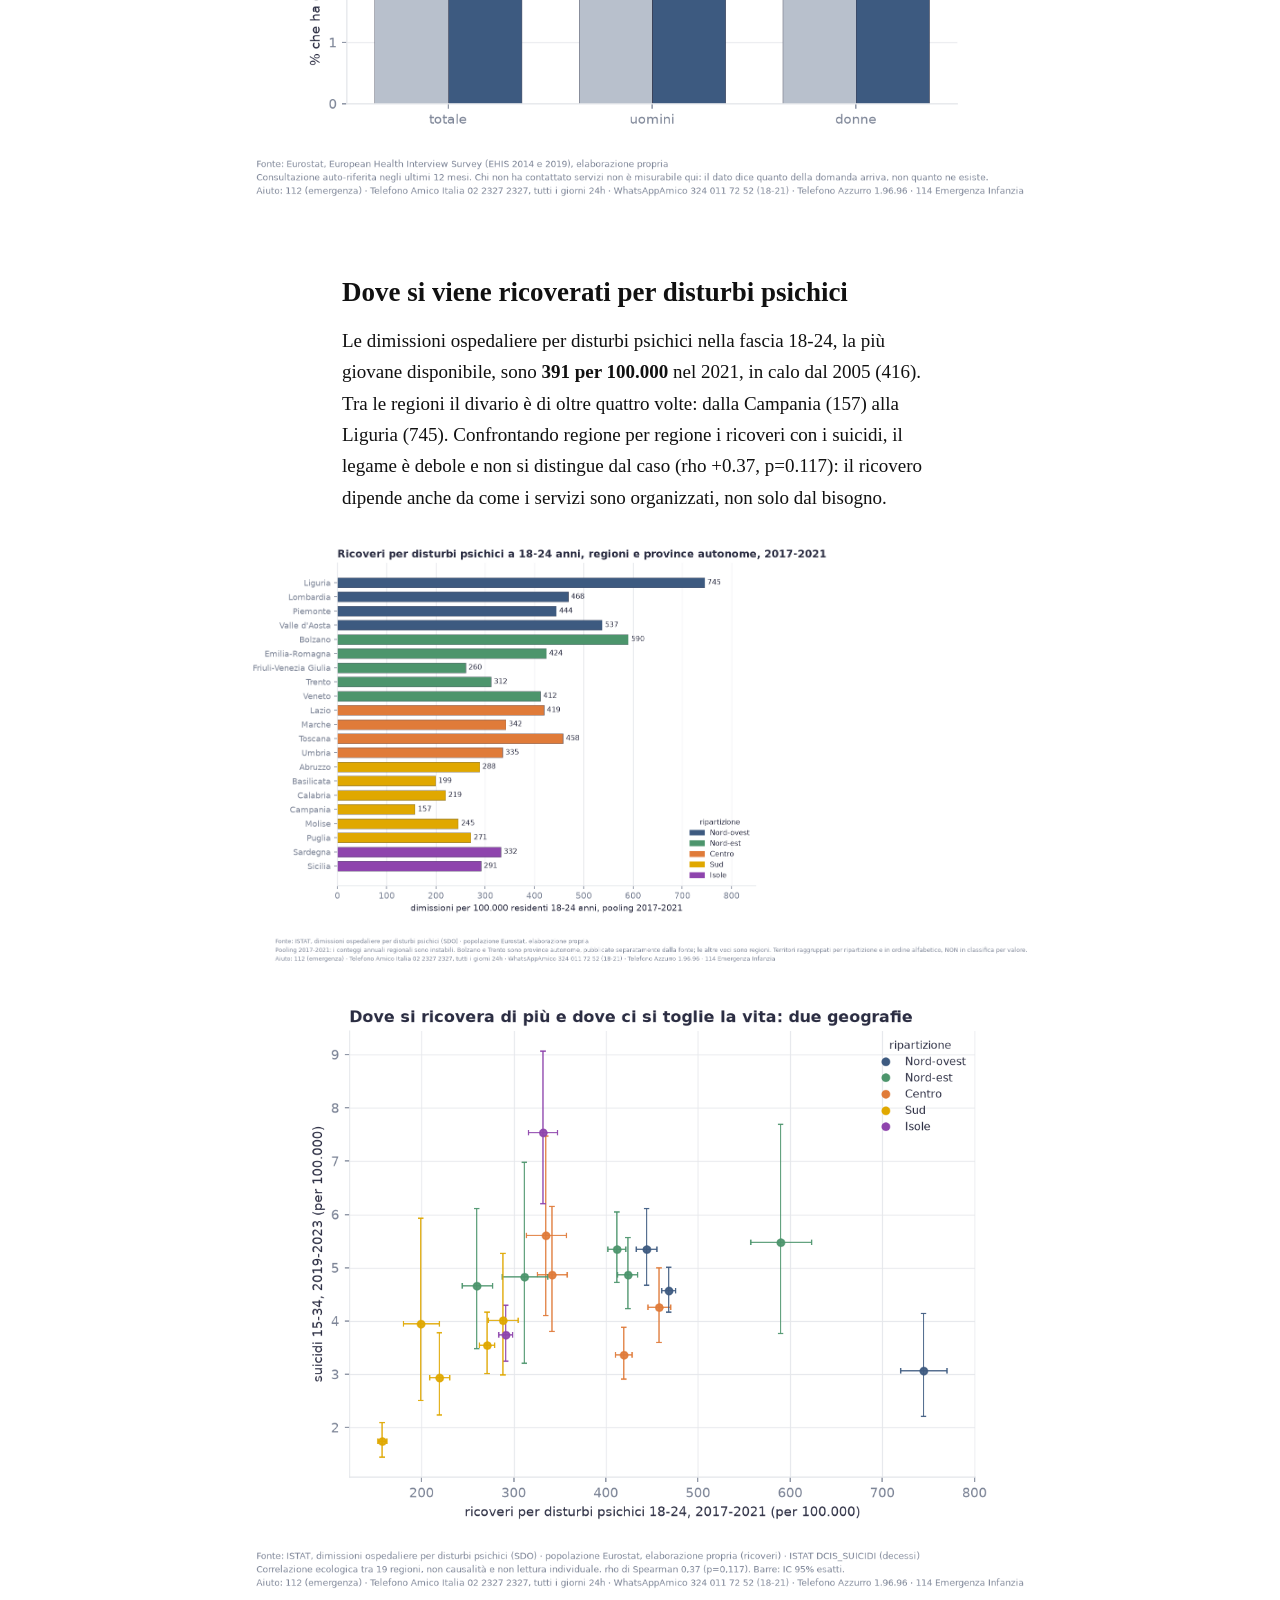
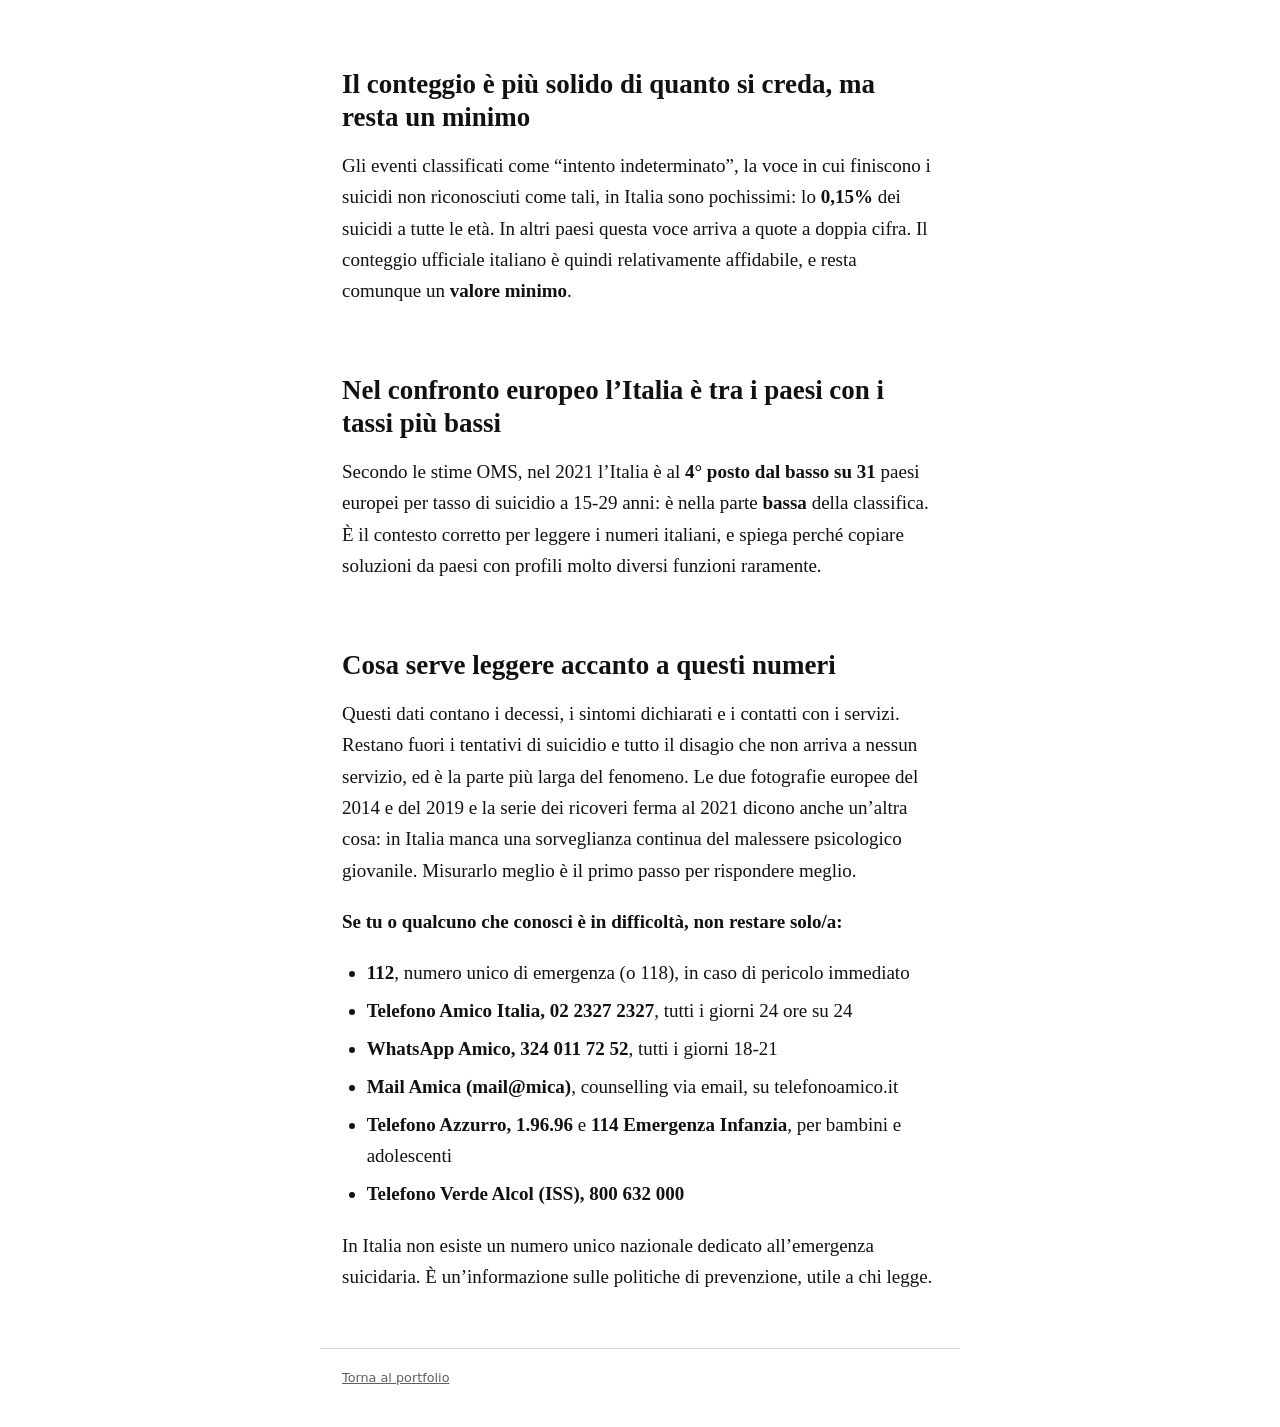
<file: analisi/suicidio-giovanile/index.html>
<!DOCTYPE html>
<html lang="it">
<head>
<meta charset="utf-8">
<meta name="viewport" content="width=device-width, initial-scale=1">
<title>Salute mentale e suicidio tra i giovani · Sabato Portfolio</title>
<link rel="stylesheet" href="/analisi/analisi.css">
</head>
<body>
<header>
  <nav class="barra"><a href="/">Sabato Portfolio</a></nav>
  <h1>Salute mentale e suicidio tra i giovani</h1>
  <p class="autore">A cura di Sabato Niccolò</p>
</header>
<main>
<h2 id="premessa">Premessa</h2>
<p>Ogni anno, in Italia, muoiono per suicidio circa <strong>358 persone tra i 15 e i 29 anni</strong>. Sono i numeri ufficiali ISTAT, e sono il punto di partenza di questo documento. Attorno a quei decessi c’è una salute mentale giovanile che le statistiche ufficiali raccontano per pezzi: sintomi dichiarati, contatti con i professionisti, ricoveri. Questa analisi mette i pezzi accanto, senza sommarli. Una misura onesta è il modo più rispettoso di parlare di questo tema.</p>
<h2 id="il-suicidio-è-la-terza-causa-di-morte-tra-i-15-e-i-29-anni">Il suicidio è la terza causa di morte tra i 15 e i 29 anni</h2>
<p>Nel 2021-2023 il suicidio ha causato <strong>1.124 decessi</strong> nella fascia 15-29 anni: il <strong>14,6%</strong> di tutte le morti di questa età. Solo gli incidenti e i tumori fanno di più. Se si tolgono gli incidenti, il suicidio è <strong>la seconda causa di morte</strong> di una generazione.</p>
<p>Parliamo di una delle principali cause di morte per un ragazzo o una ragazza di 15-29 anni in Italia.</p>
<p><img src="figures/image3.png" alt="Di cosa si muore tra i 15 e i 29 anni" width="1486" height="737" loading="lazy" decoding="async"></p>
<h2 id="muoiono-soprattutto-i-ragazzi">Muoiono soprattutto i ragazzi</h2>
<p>Il tasso maschile è <strong>6,3 per 100.000</strong>, quello femminile <strong>2,0</strong>: un rapporto di <strong>3,1 a 1</strong>. Il divario però non è costante: a 15-19 anni è di 1,9 a 1, a 25-29 sale a 3,8 a 1.</p>
<p><img src="figures/image1.png" alt="Andamento per sesso ed età" width="1178" height="711" loading="lazy" decoding="async"></p>
<h2 id="dopo-il-2020-cambia-il-profilo-delle-ragazze">Dopo il 2020 cambia il profilo delle ragazze</h2>
<p>Sui vent’anni di dati disponibili (2003-2023) il trend generale della fascia 15-29 è leggermente in calo. Il test statistico su una rottura dopo il 2020, sull’intera fascia, <strong>non è significativo</strong>. Ma il quadro si scompone: tra le <strong>donne</strong> 15-29 il livello dopo il 2020 è aumentato in modo statisticamente significativo (RR 1.23, p=0.021), tra gli uomini no; e nella fascia 15-19 il trend di lungo periodo è in crescita (+0,9% l’anno).</p>
<p>Nessuno sta dicendo che la pandemia ha causato i suicidi. Il periodo va letto separatamente per età e per sesso. I numeri delle ragazze sono più piccoli e più incerti, e la media nazionale li nasconde: vanno guardati a parte.</p>
<p><img src="figures/image5.png" alt="Andamento 2003-2023" width="1204" height="811" loading="lazy" decoding="async"></p>
<h2 id="una-geografia-che-sorprende">Una geografia che sorprende</h2>
<p>Il suicidio giovanile in Italia <strong>non segue la geografia del disagio economico</strong>. Il tasso a 15-34 anni è più alto al Nord (1,5 volte quello del Sud e delle Isole), e le estremità sono la <strong>Sardegna</strong> (7,5 per 100.000) e la <strong>Campania</strong> (1,7). Confrontando regione per regione il tasso di suicidio giovanile con il tasso di giovani che non studiano e non lavorano (NEET), la correlazione è <strong>negativa</strong> (rho -0.63).</p>
<p><img src="figures/image7.png" alt="Due geografie opposte" width="1141" height="869" loading="lazy" decoding="async"></p>
<p>Le cause sono più d’una e non tutte economiche. La Sardegna, storicamente, ha uno dei tassi di suicidio più alti d’Europa a tutte le età; la Campania uno dei più bassi. Una spiegazione unica (disoccupazione, social, pandemia) semplifica un fenomeno che i dati mostrano molteplice.</p>
<h2 id="quanto-del-fenomeno-attraversa-i-servizi-di-salute-mentale">Quanto del fenomeno attraversa i servizi di salute mentale</h2>
<p>Nei certificati di morte, una quota dei decessi per suicidio riporta un disturbo psichico già noto: <strong>12,6% tra i 15 e i 34 anni</strong>, di cui 6,0% depressione. È una quota <strong>sottostimata</strong>, perché dipende da quanto il medico certificatore registra, ed è più bassa tra i giovani che tra gli anziani proprio perché le storie cliniche brevi si documentano meno.</p>
<p>Ma anche letta con prudenza dice una cosa concreta: una parte misurabile di chi muore per suicidio era già in contatto con i servizi. È lì che la prevenzione può arrivare prima.</p>
<p><img src="figures/image2.png" alt="Comorbilità dichiarata" width="1141" height="684" loading="lazy" decoding="async"></p>
<h2 id="il-disagio-che-i-giovani-dichiarano">Il disagio che i giovani dichiarano</h2>
<p>Dall'indagine europea sulla salute (EHIS), nel 2019 il <strong>2,5% dei 15-29 anni</strong> in Italia dichiara sintomi depressivi nelle ultime due settimane (3,0% tra le donne, 2,0% tra gli uomini). Nel 2014 era l’1,8%. Non è una diagnosi: è quello che le persone dicono di provare. Nel confronto europeo l’Italia è tra i paesi con la quota più bassa, 9ª su 29 dal basso, ma il confronto risente anche di differenze culturali nel raccontare i sintomi.</p>
<p><img src="figures/image9.png" alt="Sintomi depressivi dichiarati" width="1281" height="974" loading="lazy" decoding="async"></p>
<h2 id="quanti-arrivano-ai-professionisti">Quanti arrivano ai professionisti</h2>
<p>Nello stesso periodo, il <strong>3,4% dei 15-29 anni</strong> ha consultato uno psicologo, uno psicoterapeuta o uno psichiatra negli ultimi 12 mesi: il 4,0% tra le donne, il 2,8% tra gli uomini. Nel 2014 era il 2,9%. Il dato dice quanta domanda arriva ai servizi, non quanta ne esiste: chi non li raggiunge non compare.</p>
<p><img src="figures/image6.png" alt="Contatto con i servizi" width="1141" height="658" loading="lazy" decoding="async"></p>
<h2 id="dove-si-viene-ricoverati-per-disturbi-psichici">Dove si viene ricoverati per disturbi psichici</h2>
<p>Le dimissioni ospedaliere per disturbi psichici nella fascia 18-24, la più giovane disponibile, sono <strong>391 per 100.000</strong> nel 2021, in calo dal 2005 (416). Tra le regioni il divario è di oltre quattro volte: dalla Campania (157) alla Liguria (745). Confrontando regione per regione i ricoveri con i suicidi, il legame è debole e non si distingue dal caso (rho +0.37, p=0.117): il ricovero dipende anche da come i servizi sono organizzati, non solo dal bisogno.</p>
<p><img src="figures/image8.png" alt="Ricoveri per regione" width="1751" height="948" loading="lazy" decoding="async"></p>
<p><img src="figures/image4.png" alt="Ricoveri e suicidi" width="1141" height="869" loading="lazy" decoding="async"></p>
<h2 id="il-conteggio-è-più-solido-di-quanto-si-creda-ma-resta-un-minimo">Il conteggio è più solido di quanto si creda, ma resta un minimo</h2>
<p>Gli eventi classificati come “intento indeterminato”, la voce in cui finiscono i suicidi non riconosciuti come tali, in Italia sono pochissimi: lo <strong>0,15%</strong> dei suicidi a tutte le età. In altri paesi questa voce arriva a quote a doppia cifra. Il conteggio ufficiale italiano è quindi relativamente affidabile, e resta comunque un <strong>valore minimo</strong>.</p>
<h2 id="nel-confronto-europeo-litalia-è-tra-i-paesi-con-i-tassi-più-bassi">Nel confronto europeo l’Italia è tra i paesi con i tassi più bassi</h2>
<p>Secondo le stime OMS, nel 2021 l’Italia è al <strong>4° posto dal basso su 31</strong> paesi europei per tasso di suicidio a 15-29 anni: è nella parte <strong>bassa</strong> della classifica. È il contesto corretto per leggere i numeri italiani, e spiega perché copiare soluzioni da paesi con profili molto diversi funzioni raramente.</p>
<h2 id="cosa-serve-leggere-accanto-a-questi-numeri">Cosa serve leggere accanto a questi numeri</h2>
<p>Questi dati contano i decessi, i sintomi dichiarati e i contatti con i servizi. Restano fuori i tentativi di suicidio e tutto il disagio che non arriva a nessun servizio, ed è la parte più larga del fenomeno. Le due fotografie europee del 2014 e del 2019 e la serie dei ricoveri ferma al 2021 dicono anche un’altra cosa: in Italia manca una sorveglianza continua del malessere psicologico giovanile. Misurarlo meglio è il primo passo per rispondere meglio.</p>
<p><strong>Se tu o qualcuno che conosci è in difficoltà, non restare solo/a:</strong></p>
<ul>
<li><strong>112</strong>, numero unico di emergenza (o 118), in caso di pericolo immediato</li>
<li><strong>Telefono Amico Italia, 02 2327 2327</strong>, tutti i giorni 24 ore su 24</li>
<li><strong>WhatsApp Amico, 324 011 72 52</strong>, tutti i giorni 18-21</li>
<li><strong>Mail Amica (mail@mica)</strong>, counselling via email, su telefonoamico.it</li>
<li><strong>Telefono Azzurro, 1.96.96</strong> e <strong>114 Emergenza Infanzia</strong>, per bambini e adolescenti</li>
<li><strong>Telefono Verde Alcol (ISS), 800 632 000</strong></li>
</ul>
<p>In Italia non esiste un numero unico nazionale dedicato all’emergenza suicidaria. È un’informazione sulle politiche di prevenzione, utile a chi legge.</p>
</main>
<footer><a href="/">Torna al portfolio</a></footer>
</body>
</html>
</file>
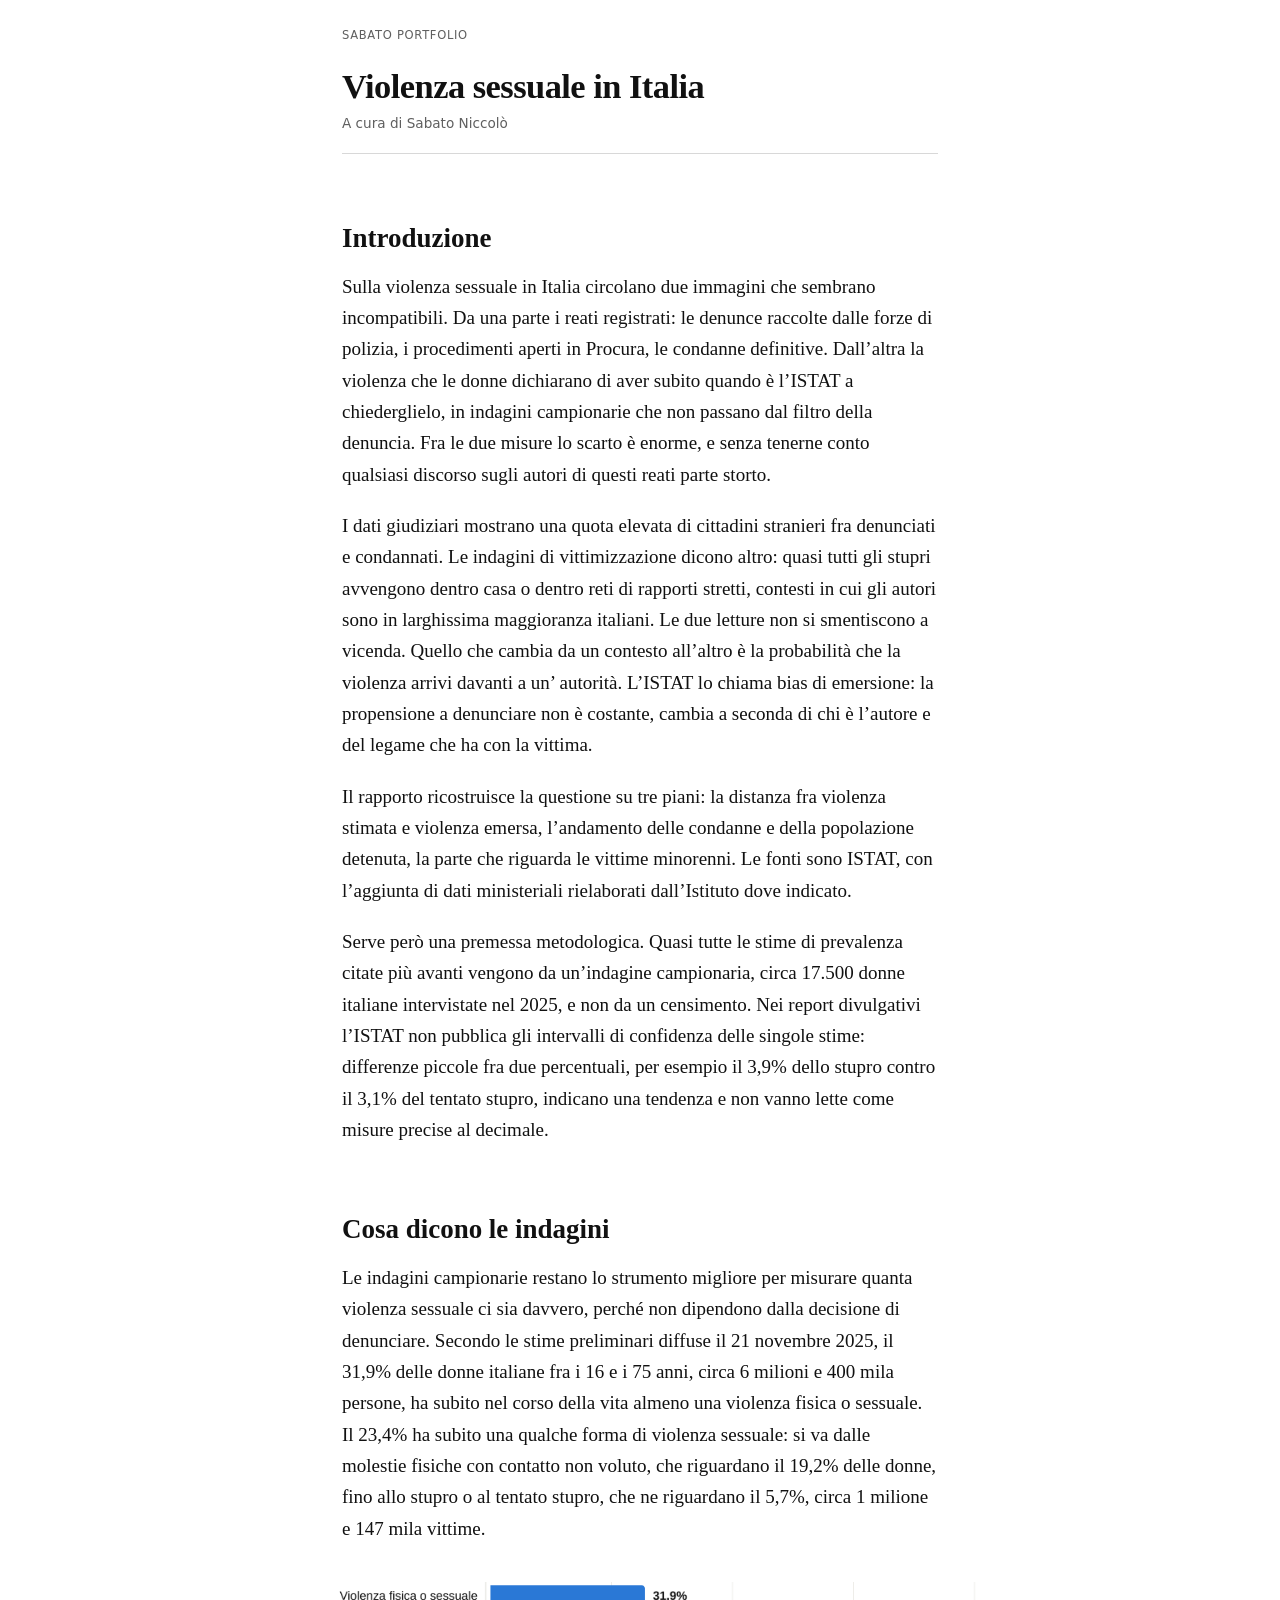
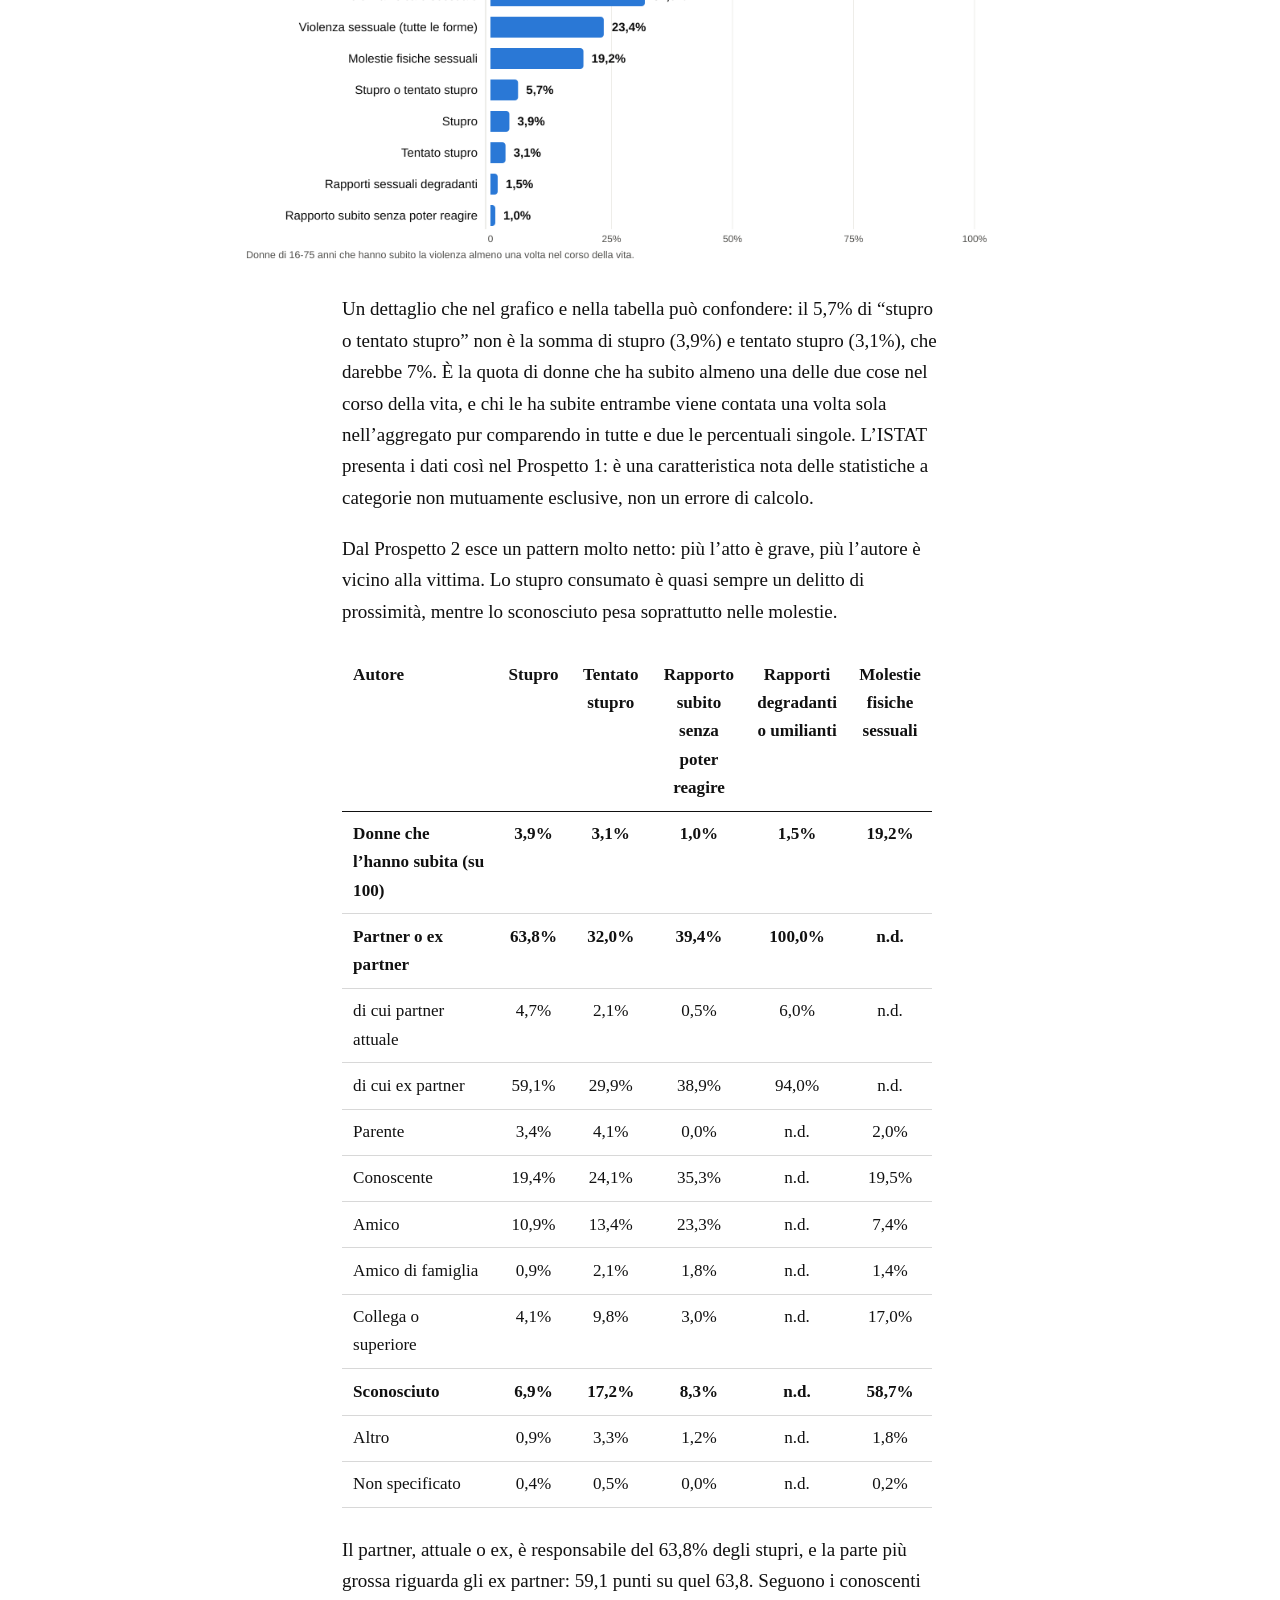
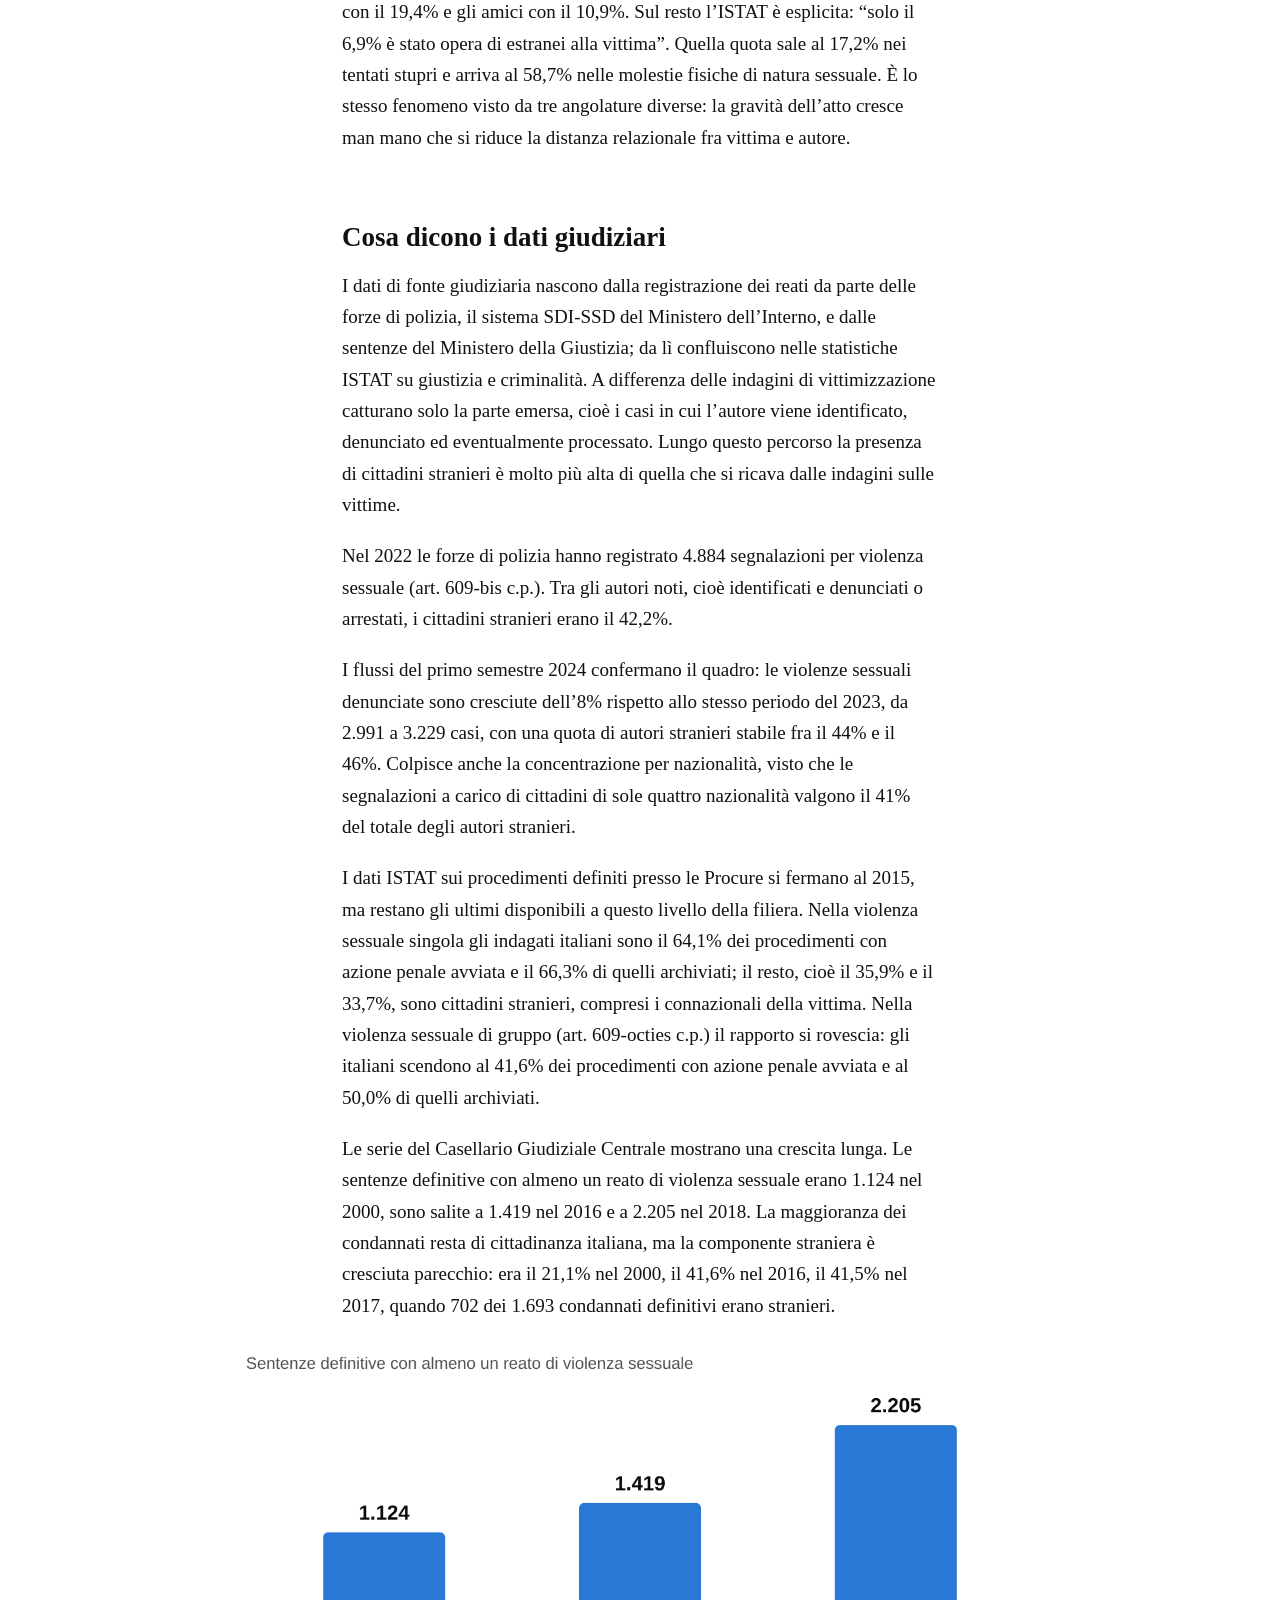
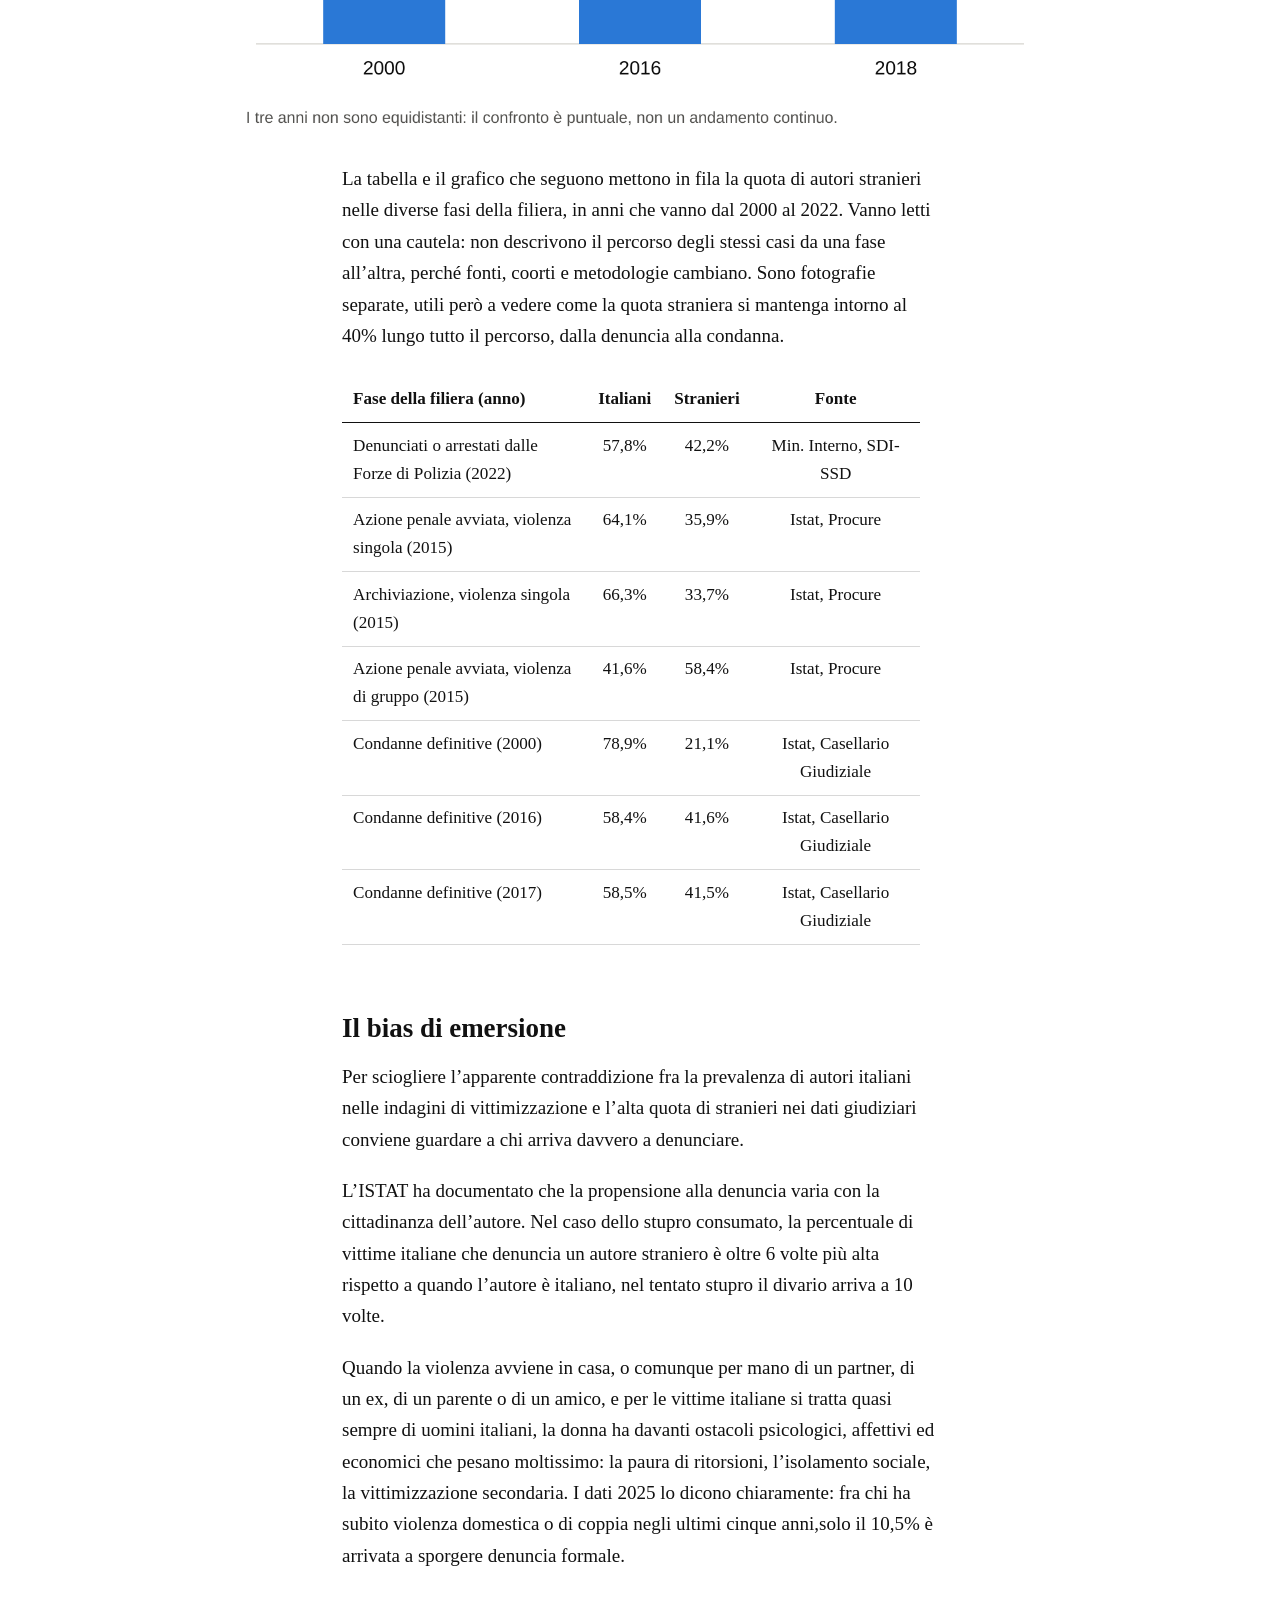
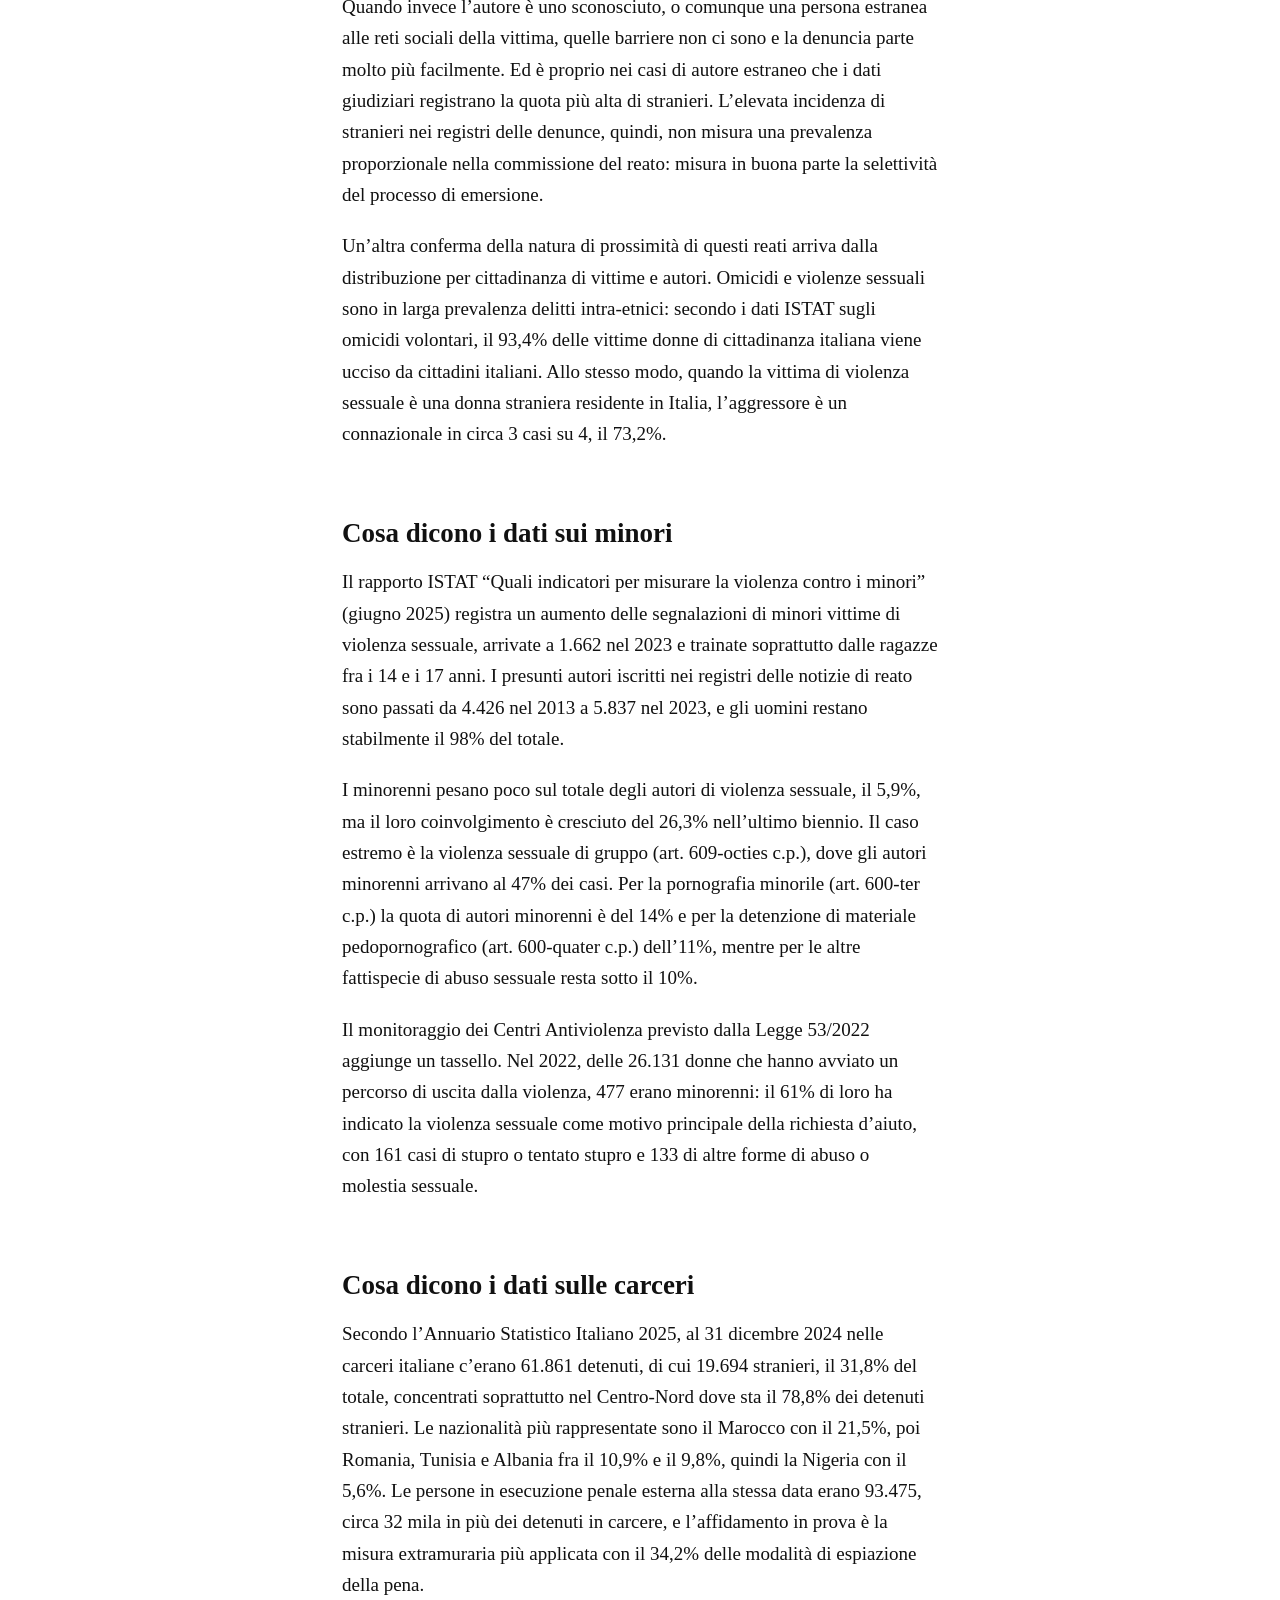
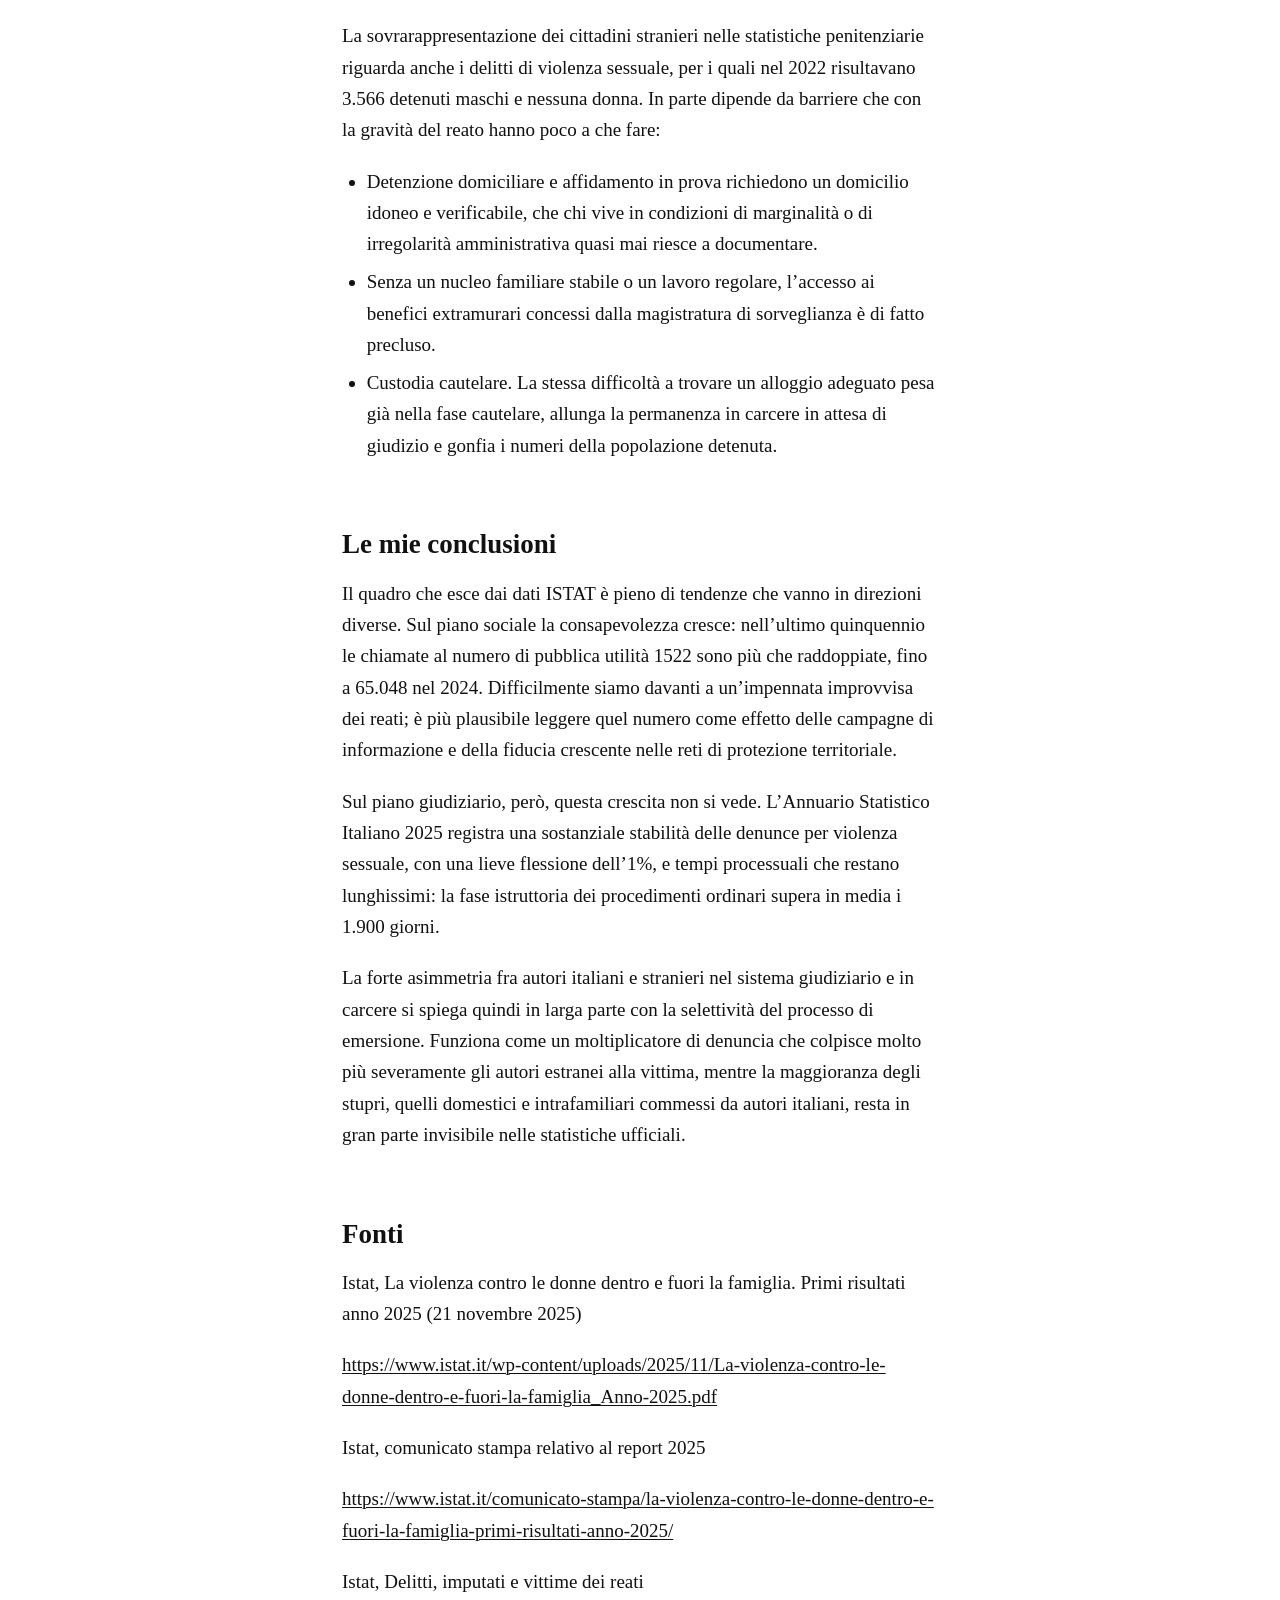
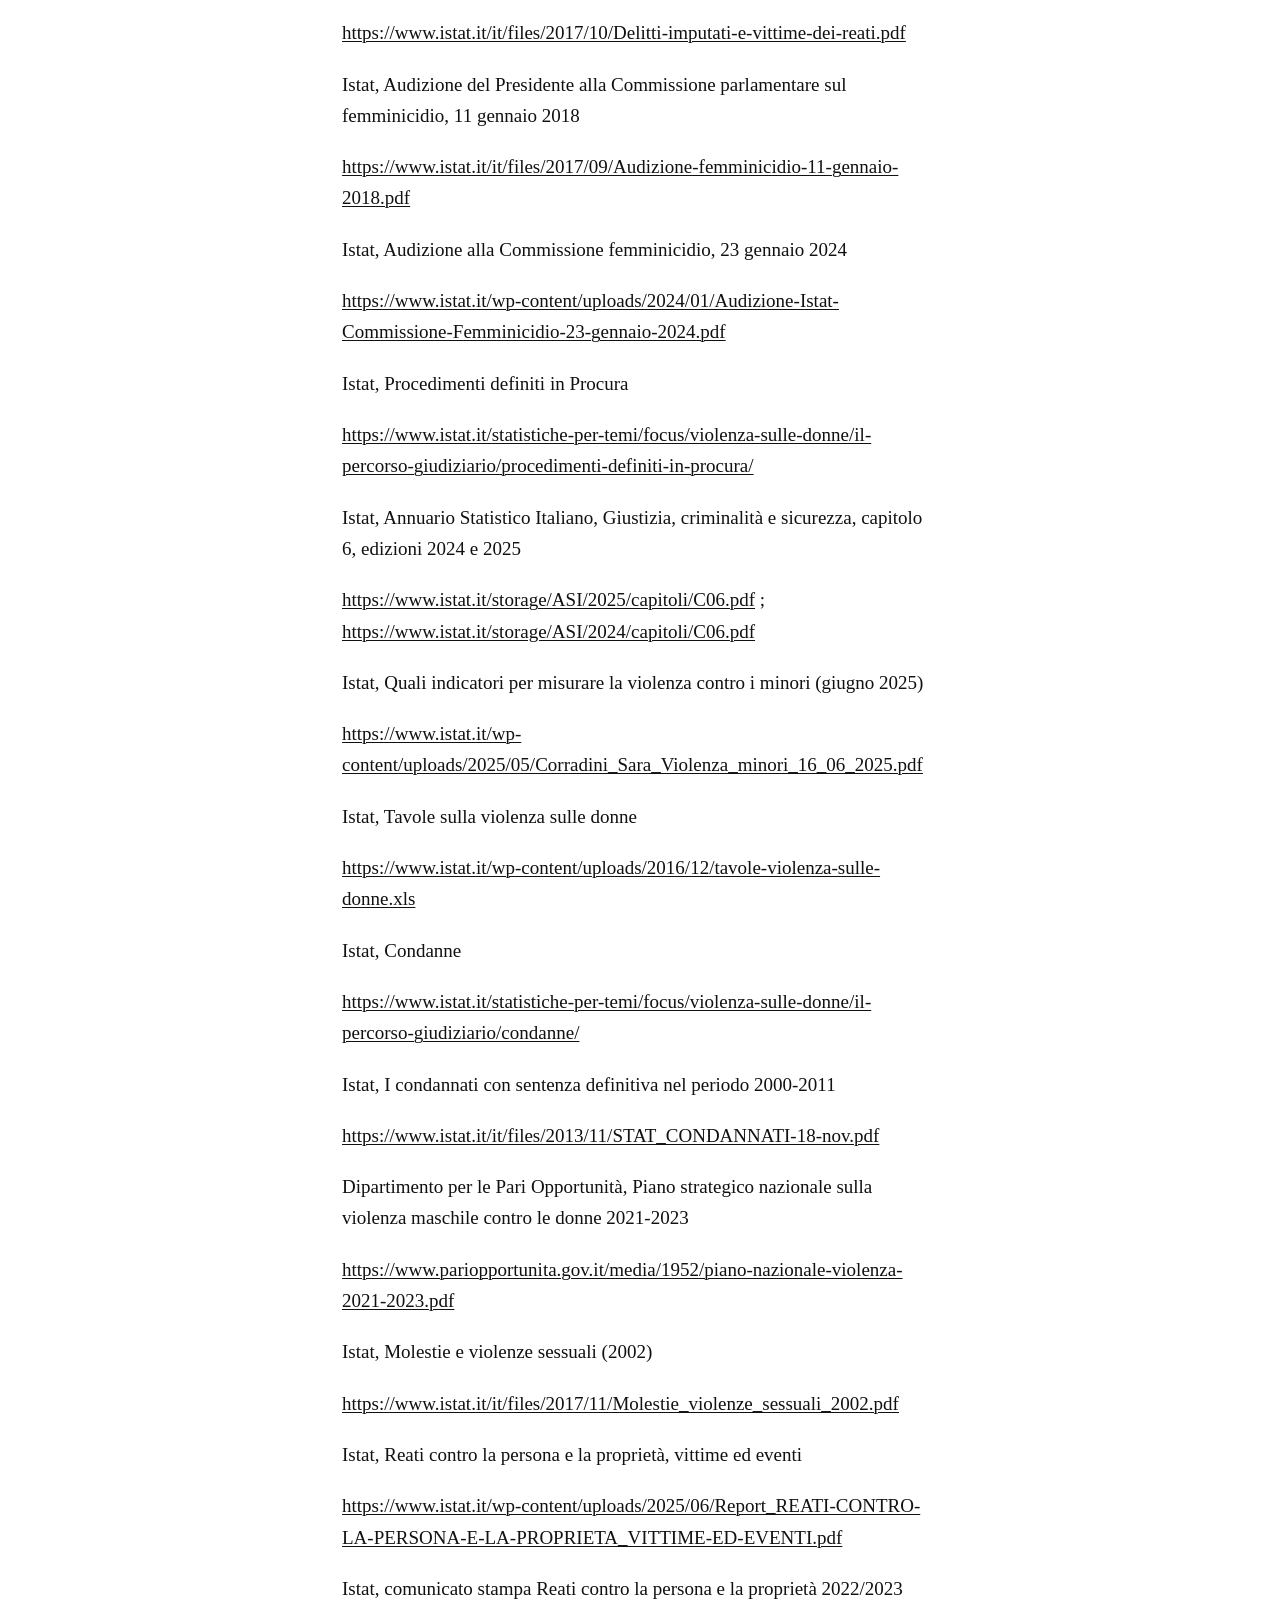
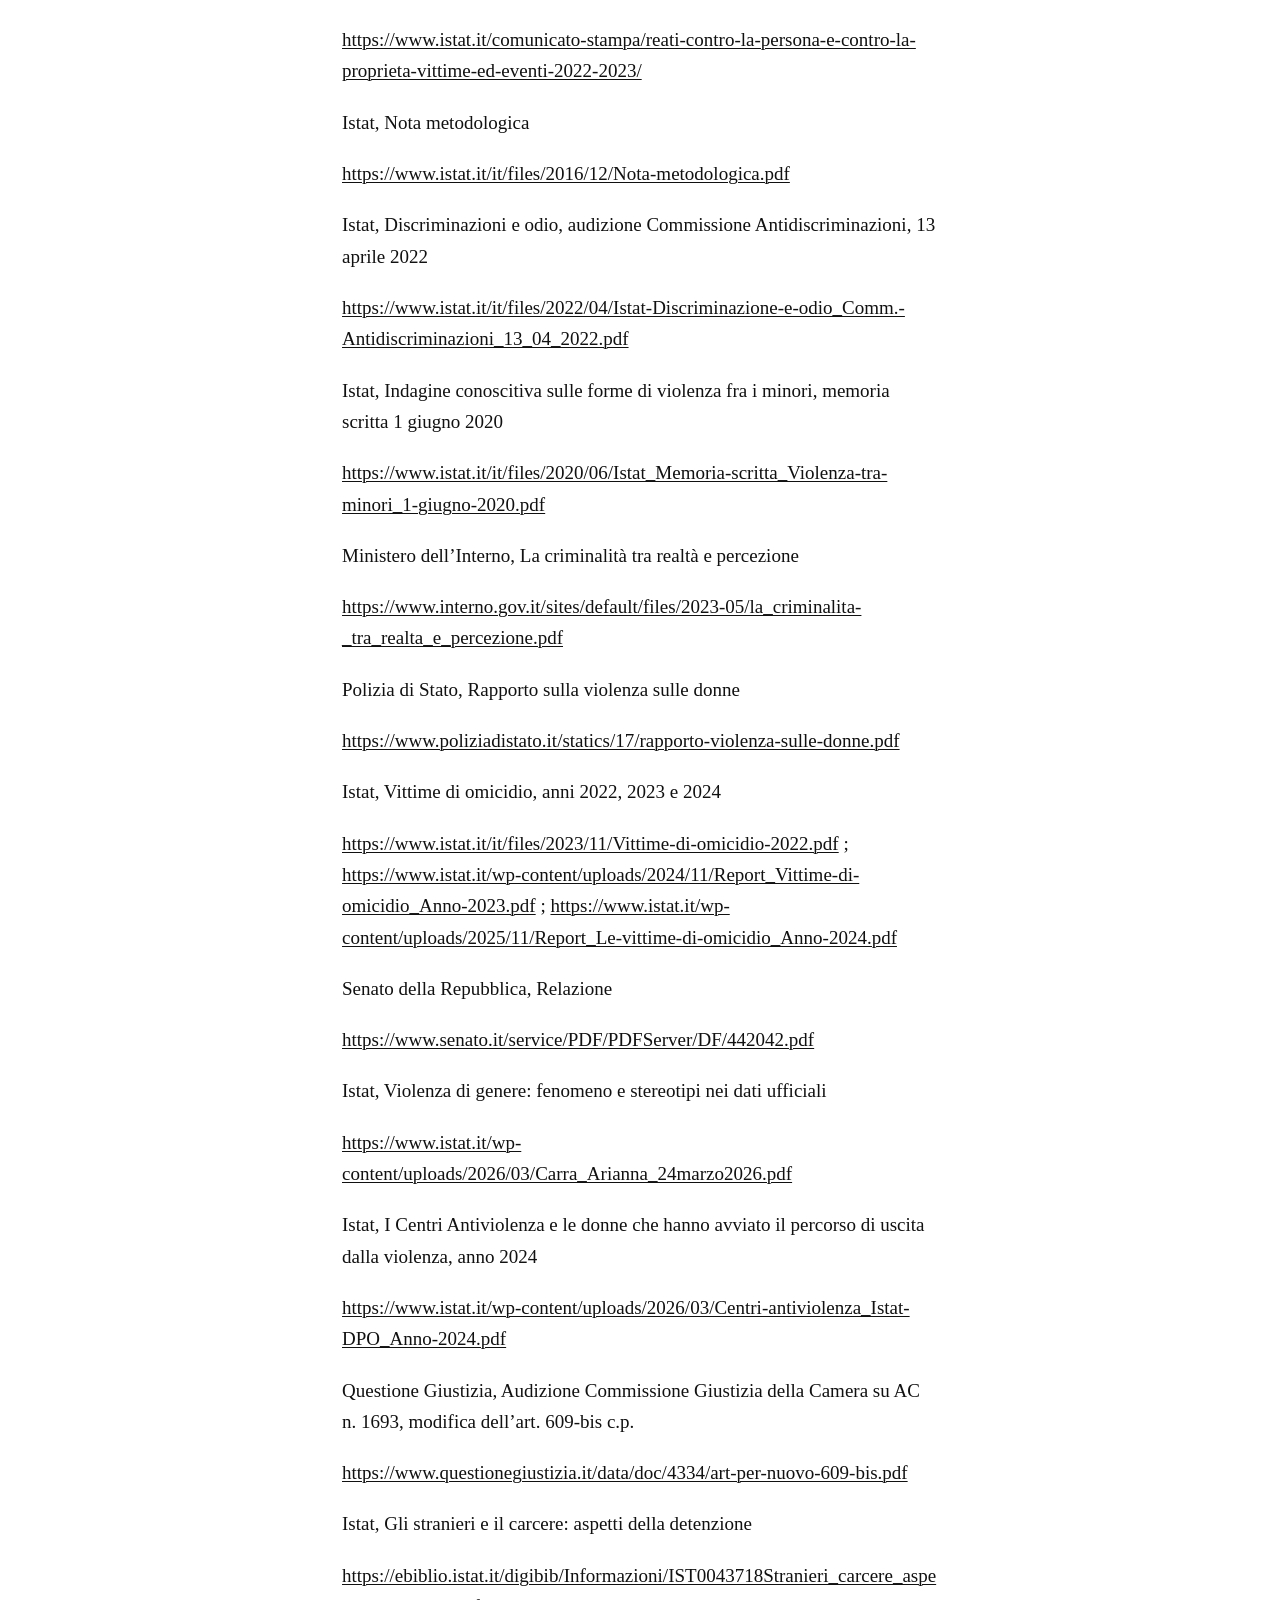
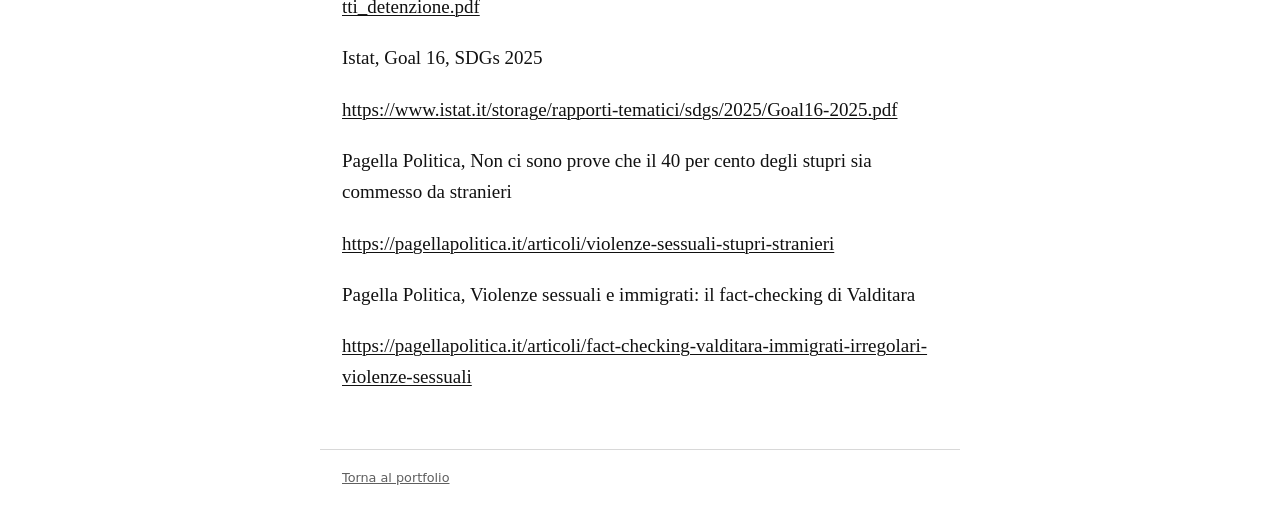
<file: analisi/violenza-sessuale/index.html>
<!DOCTYPE html>
<html lang="it">
<head>
<meta charset="utf-8">
<meta name="viewport" content="width=device-width, initial-scale=1">
<title>Violenza sessuale in Italia · Sabato Portfolio</title>
<link rel="stylesheet" href="/analisi/analisi.css">
</head>
<body>
<header>
  <nav class="barra"><a href="/">Sabato Portfolio</a></nav>
  <h1>Violenza sessuale in Italia</h1>
  <p class="autore">A cura di Sabato Niccolò</p>
</header>
<main>
<h2>Introduzione</h2>
<p>Sulla violenza sessuale in Italia circolano due immagini che sembrano incompatibili. Da una parte i reati registrati: le denunce raccolte dalle forze di polizia, i procedimenti aperti in Procura, le condanne definitive. Dall’altra la violenza che le donne dichiarano di aver subito quando è l’ISTAT a chiederglielo, in indagini campionarie che non passano dal filtro della denuncia. Fra le due misure lo scarto è enorme, e senza tenerne conto qualsiasi discorso sugli autori di questi reati parte storto.</p>
<p>I dati giudiziari mostrano una quota elevata di cittadini stranieri fra denunciati e condannati. Le indagini di vittimizzazione dicono altro: quasi tutti gli stupri avvengono dentro casa o dentro reti di rapporti stretti, contesti in cui gli autori sono in larghissima maggioranza italiani. Le due letture non si smentiscono a vicenda. Quello che cambia da un contesto all’altro è la probabilità che la violenza arrivi davanti a un’ autorità. L’ISTAT lo chiama bias di emersione: la propensione a denunciare non è costante, cambia a seconda di chi è l’autore e del legame che ha con la vittima.</p>
<p>Il rapporto ricostruisce la questione su tre piani: la distanza fra violenza stimata e violenza emersa, l’andamento delle condanne e della popolazione detenuta, la parte che riguarda le vittime minorenni. Le fonti sono ISTAT, con l’aggiunta di dati ministeriali rielaborati dall’Istituto dove indicato.</p>
<p>Serve però una premessa metodologica. Quasi tutte le stime di prevalenza citate più avanti vengono da un’indagine campionaria, circa 17.500 donne italiane intervistate nel 2025, e non da un censimento. Nei report divulgativi l’ISTAT non pubblica gli intervalli di confidenza delle singole stime: differenze piccole fra due percentuali, per esempio il 3,9% dello stupro contro il 3,1% del tentato stupro, indicano una tendenza e non vanno lette come misure precise al decimale.</p>
<h2>Cosa dicono le indagini</h2>
<p>Le indagini campionarie restano lo strumento migliore per misurare quanta violenza sessuale ci sia davvero, perché non dipendono dalla decisione di denunciare. Secondo le stime preliminari diffuse il 21 novembre 2025, il 31,9% delle donne italiane fra i 16 e i 75 anni, circa 6 milioni e 400 mila persone, ha subito nel corso della vita almeno una violenza fisica o sessuale. Il 23,4% ha subito una qualche forma di violenza sessuale: si va dalle molestie fisiche con contatto non voluto, che riguardano il 19,2% delle donne, fino allo stupro o al tentato stupro, che ne riguardano il 5,7%, circa 1 milione e 147 mila vittime.</p>
<p><img src="figures/image2.png" alt="Grafico a barre: prevalenza nel corso della vita delle diverse forme di violenza fisica e sessuale sulle donne di 16-75 anni." width="1960" height="718" loading="lazy" decoding="async"></p>
<p>Un dettaglio che nel grafico e nella tabella può confondere: il 5,7% di “stupro o tentato stupro” non è la somma di stupro (3,9%) e tentato stupro (3,1%), che darebbe 7%. È la quota di donne che ha subito almeno una delle due cose nel corso della vita, e chi le ha subite entrambe viene contata una volta sola nell’aggregato pur comparendo in tutte e due le percentuali singole. L’ISTAT presenta i dati così nel Prospetto 1: è una caratteristica nota delle statistiche a categorie non mutuamente esclusive, non un errore di calcolo.</p>
<p>Dal Prospetto 2 esce un pattern molto netto: più l’atto è grave, più l’autore è vicino alla vittima. Lo stupro consumato è quasi sempre un delitto di prossimità, mentre lo sconosciuto pesa soprattutto nelle molestie.</p>
<div class="tabella"><table style="width:99%;">
<colgroup>
<col style="width: 27%">
<col style="width: 12%">
<col style="width: 14%">
<col style="width: 16%">
<col style="width: 15%">
<col style="width: 13%">
</colgroup>
<thead>
<tr>
<th><strong>Autore</strong></th>
<th style="text-align: center;"><strong>Stupro</strong></th>
<th style="text-align: center;"><strong>Tentato stupro</strong></th>
<th style="text-align: center;"><strong>Rapporto subito senza poter reagire</strong></th>
<th style="text-align: center;"><strong>Rapporti degradanti o umilianti</strong></th>
<th style="text-align: center;"><strong>Molestie fisiche sessuali</strong></th>
</tr>
</thead>
<tbody>
<tr>
<td><strong>Donne che l’hanno subita (su 100)</strong></td>
<td style="text-align: center;"><strong>3,9%</strong></td>
<td style="text-align: center;"><strong>3,1%</strong></td>
<td style="text-align: center;"><strong>1,0%</strong></td>
<td style="text-align: center;"><strong>1,5%</strong></td>
<td style="text-align: center;"><strong>19,2%</strong></td>
</tr>
<tr>
<td><strong>Partner o ex partner</strong></td>
<td style="text-align: center;"><strong>63,8%</strong></td>
<td style="text-align: center;"><strong>32,0%</strong></td>
<td style="text-align: center;"><strong>39,4%</strong></td>
<td style="text-align: center;"><strong>100,0%</strong></td>
<td style="text-align: center;"><strong>n.d.</strong></td>
</tr>
<tr>
<td>di cui partner attuale</td>
<td style="text-align: center;">4,7%</td>
<td style="text-align: center;">2,1%</td>
<td style="text-align: center;">0,5%</td>
<td style="text-align: center;">6,0%</td>
<td style="text-align: center;">n.d.</td>
</tr>
<tr>
<td>di cui ex partner</td>
<td style="text-align: center;">59,1%</td>
<td style="text-align: center;">29,9%</td>
<td style="text-align: center;">38,9%</td>
<td style="text-align: center;">94,0%</td>
<td style="text-align: center;">n.d.</td>
</tr>
<tr>
<td>Parente</td>
<td style="text-align: center;">3,4%</td>
<td style="text-align: center;">4,1%</td>
<td style="text-align: center;">0,0%</td>
<td style="text-align: center;">n.d.</td>
<td style="text-align: center;">2,0%</td>
</tr>
<tr>
<td>Conoscente</td>
<td style="text-align: center;">19,4%</td>
<td style="text-align: center;">24,1%</td>
<td style="text-align: center;">35,3%</td>
<td style="text-align: center;">n.d.</td>
<td style="text-align: center;">19,5%</td>
</tr>
<tr>
<td>Amico</td>
<td style="text-align: center;">10,9%</td>
<td style="text-align: center;">13,4%</td>
<td style="text-align: center;">23,3%</td>
<td style="text-align: center;">n.d.</td>
<td style="text-align: center;">7,4%</td>
</tr>
<tr>
<td>Amico di famiglia</td>
<td style="text-align: center;">0,9%</td>
<td style="text-align: center;">2,1%</td>
<td style="text-align: center;">1,8%</td>
<td style="text-align: center;">n.d.</td>
<td style="text-align: center;">1,4%</td>
</tr>
<tr>
<td>Collega o superiore</td>
<td style="text-align: center;">4,1%</td>
<td style="text-align: center;">9,8%</td>
<td style="text-align: center;">3,0%</td>
<td style="text-align: center;">n.d.</td>
<td style="text-align: center;">17,0%</td>
</tr>
<tr>
<td><strong>Sconosciuto</strong></td>
<td style="text-align: center;"><strong>6,9%</strong></td>
<td style="text-align: center;"><strong>17,2%</strong></td>
<td style="text-align: center;"><strong>8,3%</strong></td>
<td style="text-align: center;"><strong>n.d.</strong></td>
<td style="text-align: center;"><strong>58,7%</strong></td>
</tr>
<tr>
<td>Altro</td>
<td style="text-align: center;">0,9%</td>
<td style="text-align: center;">3,3%</td>
<td style="text-align: center;">1,2%</td>
<td style="text-align: center;">n.d.</td>
<td style="text-align: center;">1,8%</td>
</tr>
<tr>
<td>Non specificato</td>
<td style="text-align: center;">0,4%</td>
<td style="text-align: center;">0,5%</td>
<td style="text-align: center;">0,0%</td>
<td style="text-align: center;">n.d.</td>
<td style="text-align: center;">0,2%</td>
</tr>
</tbody>
</table></div>
<p>Il partner, attuale o ex, è responsabile del 63,8% degli stupri, e la parte più grossa riguarda gli ex partner: 59,1 punti su quel 63,8. Seguono i conoscenti con il 19,4% e gli amici con il 10,9%. Sul resto l’ISTAT è esplicita: “solo il 6,9% è stato opera di estranei alla vittima”. Quella quota sale al 17,2% nei tentati stupri e arriva al 58,7% nelle molestie fisiche di natura sessuale. È lo stesso fenomeno visto da tre angolature diverse: la gravità dell’atto cresce man mano che si riduce la distanza relazionale fra vittima e autore.</p>
<h2>Cosa dicono i dati giudiziari</h2>
<p>I dati di fonte giudiziaria nascono dalla registrazione dei reati da parte delle forze di polizia, il sistema SDI-SSD del Ministero dell’Interno, e dalle sentenze del Ministero della Giustizia; da lì confluiscono nelle statistiche ISTAT su giustizia e criminalità. A differenza delle indagini di vittimizzazione catturano solo la parte emersa, cioè i casi in cui l’autore viene identificato, denunciato ed eventualmente processato. Lungo questo percorso la presenza di cittadini stranieri è molto più alta di quella che si ricava dalle indagini sulle vittime.</p>
<p>Nel 2022 le forze di polizia hanno registrato 4.884 segnalazioni per violenza sessuale (art. 609-bis c.p.). Tra gli autori noti, cioè identificati e denunciati o arrestati, i cittadini stranieri erano il 42,2%.</p>
<p>I flussi del primo semestre 2024 confermano il quadro: le violenze sessuali denunciate sono cresciute dell’8% rispetto allo stesso periodo del 2023, da 2.991 a 3.229 casi, con una quota di autori stranieri stabile fra il 44% e il 46%. Colpisce anche la concentrazione per nazionalità, visto che le segnalazioni a carico di cittadini di sole quattro nazionalità valgono il 41% del totale degli autori stranieri.</p>
<p>I dati ISTAT sui procedimenti definiti presso le Procure si fermano al 2015, ma restano gli ultimi disponibili a questo livello della filiera. Nella violenza sessuale singola gli indagati italiani sono il 64,1% dei procedimenti con azione penale avviata e il 66,3% di quelli archiviati; il resto, cioè il 35,9% e il 33,7%, sono cittadini stranieri, compresi i connazionali della vittima. Nella violenza sessuale di gruppo (art. 609-octies c.p.) il rapporto si rovescia: gli italiani scendono al 41,6% dei procedimenti con azione penale avviata e al 50,0% di quelli archiviati.</p>
<p>Le serie del Casellario Giudiziale Centrale mostrano una crescita lunga. Le sentenze definitive con almeno un reato di violenza sessuale erano 1.124 nel 2000, sono salite a 1.419 nel 2016 e a 2.205 nel 2018. La maggioranza dei condannati resta di cittadinanza italiana, ma la componente straniera è cresciuta parecchio: era il 21,1% nel 2000, il 41,6% nel 2016, il 41,5% nel 2017, quando 702 dei 1.693 condannati definitivi erano stranieri.</p>
<p><img src="figures/image1.png" alt="Grafico a colonne: sentenze definitive con almeno un reato di violenza sessuale. 1.124 nel 2000, 1.419 nel 2016, 2.205 nel 2018." width="1240" height="600" loading="lazy" decoding="async"></p>
<p>La tabella e il grafico che seguono mettono in fila la quota di autori stranieri nelle diverse fasi della filiera, in anni che vanno dal 2000 al 2022. Vanno letti con una cautela: non descrivono il percorso degli stessi casi da una fase all’altra, perché fonti, coorti e metodologie cambiano. Sono fotografie separate, utili però a vedere come la quota straniera si mantenga intorno al 40% lungo tutto il percorso, dalla denuncia alla condanna.</p>
<div class="tabella"><table style="width:97%;">
<colgroup>
<col style="width: 42%">
<col style="width: 12%">
<col style="width: 12%">
<col style="width: 29%">
</colgroup>
<thead>
<tr>
<th><strong>Fase della filiera (anno)</strong></th>
<th style="text-align: center;"><strong>Italiani</strong></th>
<th style="text-align: center;"><strong>Stranieri</strong></th>
<th style="text-align: center;"><strong>Fonte</strong></th>
</tr>
</thead>
<tbody>
<tr>
<td>Denunciati o arrestati dalle Forze di Polizia (2022)</td>
<td style="text-align: center;">57,8%</td>
<td style="text-align: center;">42,2%</td>
<td style="text-align: center;">Min. Interno, SDI-SSD</td>
</tr>
<tr>
<td>Azione penale avviata, violenza singola (2015)</td>
<td style="text-align: center;">64,1%</td>
<td style="text-align: center;">35,9%</td>
<td style="text-align: center;">Istat, Procure</td>
</tr>
<tr>
<td>Archiviazione, violenza singola (2015)</td>
<td style="text-align: center;">66,3%</td>
<td style="text-align: center;">33,7%</td>
<td style="text-align: center;">Istat, Procure</td>
</tr>
<tr>
<td>Azione penale avviata, violenza di gruppo (2015)</td>
<td style="text-align: center;">41,6%</td>
<td style="text-align: center;">58,4%</td>
<td style="text-align: center;">Istat, Procure</td>
</tr>
<tr>
<td>Condanne definitive (2000)</td>
<td style="text-align: center;">78,9%</td>
<td style="text-align: center;">21,1%</td>
<td style="text-align: center;">Istat, Casellario Giudiziale</td>
</tr>
<tr>
<td>Condanne definitive (2016)</td>
<td style="text-align: center;">58,4%</td>
<td style="text-align: center;">41,6%</td>
<td style="text-align: center;">Istat, Casellario Giudiziale</td>
</tr>
<tr>
<td>Condanne definitive (2017)</td>
<td style="text-align: center;">58,5%</td>
<td style="text-align: center;">41,5%</td>
<td style="text-align: center;">Istat, Casellario Giudiziale</td>
</tr>
</tbody>
</table></div>
<h2>Il bias di emersione</h2>
<p>Per sciogliere l’apparente contraddizione fra la prevalenza di autori italiani nelle indagini di vittimizzazione e l’alta quota di stranieri nei dati giudiziari conviene guardare a chi arriva davvero a denunciare.</p>
<p>L’ISTAT ha documentato che la propensione alla denuncia varia con la cittadinanza dell’autore. Nel caso dello stupro consumato, la percentuale di vittime italiane che denuncia un autore straniero è oltre 6 volte più alta rispetto a quando l’autore è italiano, nel tentato stupro il divario arriva a 10 volte.</p>
<p>Quando la violenza avviene in casa, o comunque per mano di un partner, di un ex, di un parente o di un amico, e per le vittime italiane si tratta quasi sempre di uomini italiani, la donna ha davanti ostacoli psicologici, affettivi ed economici che pesano moltissimo: la paura di ritorsioni, l’isolamento sociale, la vittimizzazione secondaria. I dati 2025 lo dicono chiaramente: fra chi ha subito violenza domestica o di coppia negli ultimi cinque anni,solo il 10,5% è arrivata a sporgere denuncia formale.</p>
<p>Quando invece l’autore è uno sconosciuto, o comunque una persona estranea alle reti sociali della vittima, quelle barriere non ci sono e la denuncia parte molto più facilmente. Ed è proprio nei casi di autore estraneo che i dati giudiziari registrano la quota più alta di stranieri. L’elevata incidenza di stranieri nei registri delle denunce, quindi, non misura una prevalenza proporzionale nella commissione del reato: misura in buona parte la selettività del processo di emersione.</p>
<p>Un’altra conferma della natura di prossimità di questi reati arriva dalla distribuzione per cittadinanza di vittime e autori. Omicidi e violenze sessuali sono in larga prevalenza delitti intra-etnici: secondo i dati ISTAT sugli omicidi volontari, il 93,4% delle vittime donne di cittadinanza italiana viene ucciso da cittadini italiani. Allo stesso modo, quando la vittima di violenza sessuale è una donna straniera residente in Italia, l’aggressore è un connazionale in circa 3 casi su 4, il 73,2%.</p>
<h2>Cosa dicono i dati sui minori</h2>
<p>Il rapporto ISTAT “Quali indicatori per misurare la violenza contro i minori” (giugno 2025) registra un aumento delle segnalazioni di minori vittime di violenza sessuale, arrivate a 1.662 nel 2023 e trainate soprattutto dalle ragazze fra i 14 e i 17 anni. I presunti autori iscritti nei registri delle notizie di reato sono passati da 4.426 nel 2013 a 5.837 nel 2023, e gli uomini restano stabilmente il 98% del totale.</p>
<p>I minorenni pesano poco sul totale degli autori di violenza sessuale, il 5,9%, ma il loro coinvolgimento è cresciuto del 26,3% nell’ultimo biennio. Il caso estremo è la violenza sessuale di gruppo (art. 609-octies c.p.), dove gli autori minorenni arrivano al 47% dei casi. Per la pornografia minorile (art. 600-ter c.p.) la quota di autori minorenni è del 14% e per la detenzione di materiale pedopornografico (art. 600-quater c.p.) dell’11%, mentre per le altre fattispecie di abuso sessuale resta sotto il 10%.</p>
<p>Il monitoraggio dei Centri Antiviolenza previsto dalla Legge 53/2022 aggiunge un tassello. Nel 2022, delle 26.131 donne che hanno avviato un percorso di uscita dalla violenza, 477 erano minorenni: il 61% di loro ha indicato la violenza sessuale come motivo principale della richiesta d’aiuto, con 161 casi di stupro o tentato stupro e 133 di altre forme di abuso o molestia sessuale.</p>
<h2>Cosa dicono i dati sulle carceri</h2>
<p>Secondo l’Annuario Statistico Italiano 2025, al 31 dicembre 2024 nelle carceri italiane c’erano 61.861 detenuti, di cui 19.694 stranieri, il 31,8% del totale, concentrati soprattutto nel Centro-Nord dove sta il 78,8% dei detenuti stranieri. Le nazionalità più rappresentate sono il Marocco con il 21,5%, poi Romania, Tunisia e Albania fra il 10,9% e il 9,8%, quindi la Nigeria con il 5,6%. Le persone in esecuzione penale esterna alla stessa data erano 93.475, circa 32 mila in più dei detenuti in carcere, e l’affidamento in prova è la misura extramuraria più applicata con il 34,2% delle modalità di espiazione della pena.</p>
<p>La sovrarappresentazione dei cittadini stranieri nelle statistiche penitenziarie riguarda anche i delitti di violenza sessuale, per i quali nel 2022 risultavano 3.566 detenuti maschi e nessuna donna. In parte dipende da barriere che con la gravità del reato hanno poco a che fare:</p>
<ul>
<li>Detenzione domiciliare e affidamento in prova richiedono un domicilio idoneo e verificabile, che chi vive in condizioni di marginalità o di irregolarità amministrativa quasi mai riesce a documentare.</li>
<li>Senza un nucleo familiare stabile o un lavoro regolare, l’accesso ai benefici extramurari concessi dalla magistratura di sorveglianza è di fatto precluso.</li>
<li>Custodia cautelare. La stessa difficoltà a trovare un alloggio adeguato pesa già nella fase cautelare, allunga la permanenza in carcere in attesa di giudizio e gonfia i numeri della popolazione detenuta.</li>
</ul>
<h2>Le mie conclusioni</h2>
<p>Il quadro che esce dai dati ISTAT è pieno di tendenze che vanno in direzioni diverse. Sul piano sociale la consapevolezza cresce: nell’ultimo quinquennio le chiamate al numero di pubblica utilità 1522 sono più che raddoppiate, fino a 65.048 nel 2024. Difficilmente siamo davanti a un’impennata improvvisa dei reati; è più plausibile leggere quel numero come effetto delle campagne di informazione e della fiducia crescente nelle reti di protezione territoriale.</p>
<p>Sul piano giudiziario, però, questa crescita non si vede. L’Annuario Statistico Italiano 2025 registra una sostanziale stabilità delle denunce per violenza sessuale, con una lieve flessione dell’1%, e tempi processuali che restano lunghissimi: la fase istruttoria dei procedimenti ordinari supera in media i 1.900 giorni.</p>
<p>La forte asimmetria fra autori italiani e stranieri nel sistema giudiziario e in carcere si spiega quindi in larga parte con la selettività del processo di emersione. Funziona come un moltiplicatore di denuncia che colpisce molto più severamente gli autori estranei alla vittima, mentre la maggioranza degli stupri, quelli domestici e intrafamiliari commessi da autori italiani, resta in gran parte invisibile nelle statistiche ufficiali.</p>
<h2>Fonti</h2>
<p>Istat, La violenza contro le donne dentro e fuori la famiglia. Primi risultati anno 2025 (21 novembre 2025)</p>
<p><a href="https://www.istat.it/wp-content/uploads/2025/11/La-violenza-contro-le-donne-dentro-e-fuori-la-famiglia_Anno-2025.pdf">https://www.istat.it/wp-content/uploads/2025/11/La-violenza-contro-le-donne-dentro-e-fuori-la-famiglia_Anno-2025.pdf</a></p>
<p>Istat, comunicato stampa relativo al report 2025</p>
<p><a href="https://www.istat.it/comunicato-stampa/la-violenza-contro-le-donne-dentro-e-fuori-la-famiglia-primi-risultati-anno-2025/">https://www.istat.it/comunicato-stampa/la-violenza-contro-le-donne-dentro-e-fuori-la-famiglia-primi-risultati-anno-2025/</a></p>
<p>Istat, Delitti, imputati e vittime dei reati</p>
<p><a href="https://www.istat.it/it/files/2017/10/Delitti-imputati-e-vittime-dei-reati.pdf">https://www.istat.it/it/files/2017/10/Delitti-imputati-e-vittime-dei-reati.pdf</a></p>
<p>Istat, Audizione del Presidente alla Commissione parlamentare sul femminicidio, 11 gennaio 2018</p>
<p><a href="https://www.istat.it/it/files/2017/09/Audizione-femminicidio-11-gennaio-2018.pdf">https://www.istat.it/it/files/2017/09/Audizione-femminicidio-11-gennaio-2018.pdf</a></p>
<p>Istat, Audizione alla Commissione femminicidio, 23 gennaio 2024</p>
<p><a href="https://www.istat.it/wp-content/uploads/2024/01/Audizione-Istat-Commissione-Femminicidio-23-gennaio-2024.pdf">https://www.istat.it/wp-content/uploads/2024/01/Audizione-Istat-Commissione-Femminicidio-23-gennaio-2024.pdf</a></p>
<p>Istat, Procedimenti definiti in Procura</p>
<p><a href="https://www.istat.it/statistiche-per-temi/focus/violenza-sulle-donne/il-percorso-giudiziario/procedimenti-definiti-in-procura/">https://www.istat.it/statistiche-per-temi/focus/violenza-sulle-donne/il-percorso-giudiziario/procedimenti-definiti-in-procura/</a></p>
<p>Istat, Annuario Statistico Italiano, Giustizia, criminalità e sicurezza, capitolo 6, edizioni 2024 e 2025</p>
<p><a href="https://www.istat.it/storage/ASI/2025/capitoli/C06.pdf">https://www.istat.it/storage/ASI/2025/capitoli/C06.pdf</a> ; <a href="https://www.istat.it/storage/ASI/2024/capitoli/C06.pdf">https://www.istat.it/storage/ASI/2024/capitoli/C06.pdf</a></p>
<p>Istat, Quali indicatori per misurare la violenza contro i minori (giugno 2025)</p>
<p><a href="https://www.istat.it/wp-content/uploads/2025/05/Corradini_Sara_Violenza_minori_16_06_2025.pdf">https://www.istat.it/wp-content/uploads/2025/05/Corradini_Sara_Violenza_minori_16_06_2025.pdf</a></p>
<p>Istat, Tavole sulla violenza sulle donne</p>
<p><a href="https://www.istat.it/wp-content/uploads/2016/12/tavole-violenza-sulle-donne.xls">https://www.istat.it/wp-content/uploads/2016/12/tavole-violenza-sulle-donne.xls</a></p>
<p>Istat, Condanne</p>
<p><a href="https://www.istat.it/statistiche-per-temi/focus/violenza-sulle-donne/il-percorso-giudiziario/condanne/">https://www.istat.it/statistiche-per-temi/focus/violenza-sulle-donne/il-percorso-giudiziario/condanne/</a></p>
<p>Istat, I condannati con sentenza definitiva nel periodo 2000-2011</p>
<p><a href="https://www.istat.it/it/files/2013/11/STAT_CONDANNATI-18-nov.pdf">https://www.istat.it/it/files/2013/11/STAT_CONDANNATI-18-nov.pdf</a></p>
<p>Dipartimento per le Pari Opportunità, Piano strategico nazionale sulla violenza maschile contro le donne 2021-2023</p>
<p><a href="https://www.pariopportunita.gov.it/media/1952/piano-nazionale-violenza-2021-2023.pdf">https://www.pariopportunita.gov.it/media/1952/piano-nazionale-violenza-2021-2023.pdf</a></p>
<p>Istat, Molestie e violenze sessuali (2002)</p>
<p><a href="https://www.istat.it/it/files/2017/11/Molestie_violenze_sessuali_2002.pdf">https://www.istat.it/it/files/2017/11/Molestie_violenze_sessuali_2002.pdf</a></p>
<p>Istat, Reati contro la persona e la proprietà, vittime ed eventi</p>
<p><a href="https://www.istat.it/wp-content/uploads/2025/06/Report_REATI-CONTRO-LA-PERSONA-E-LA-PROPRIETA_VITTIME-ED-EVENTI.pdf">https://www.istat.it/wp-content/uploads/2025/06/Report_REATI-CONTRO-LA-PERSONA-E-LA-PROPRIETA_VITTIME-ED-EVENTI.pdf</a></p>
<p>Istat, comunicato stampa Reati contro la persona e la proprietà 2022/2023</p>
<p><a href="https://www.istat.it/comunicato-stampa/reati-contro-la-persona-e-contro-la-proprieta-vittime-ed-eventi-2022-2023/">https://www.istat.it/comunicato-stampa/reati-contro-la-persona-e-contro-la-proprieta-vittime-ed-eventi-2022-2023/</a></p>
<p>Istat, Nota metodologica</p>
<p><a href="https://www.istat.it/it/files/2016/12/Nota-metodologica.pdf">https://www.istat.it/it/files/2016/12/Nota-metodologica.pdf</a></p>
<p>Istat, Discriminazioni e odio, audizione Commissione Antidiscriminazioni, 13 aprile 2022</p>
<p><a href="https://www.istat.it/it/files/2022/04/Istat-Discriminazione-e-odio_Comm.-Antidiscriminazioni_13_04_2022.pdf">https://www.istat.it/it/files/2022/04/Istat-Discriminazione-e-odio_Comm.-Antidiscriminazioni_13_04_2022.pdf</a></p>
<p>Istat, Indagine conoscitiva sulle forme di violenza fra i minori, memoria scritta 1 giugno 2020</p>
<p><a href="https://www.istat.it/it/files/2020/06/Istat_Memoria-scritta_Violenza-tra-minori_1-giugno-2020.pdf">https://www.istat.it/it/files/2020/06/Istat_Memoria-scritta_Violenza-tra-minori_1-giugno-2020.pdf</a></p>
<p>Ministero dell’Interno, La criminalità tra realtà e percezione</p>
<p><a href="https://www.interno.gov.it/sites/default/files/2023-05/la_criminalita-_tra_realta_e_percezione.pdf">https://www.interno.gov.it/sites/default/files/2023-05/la_criminalita-_tra_realta_e_percezione.pdf</a></p>
<p>Polizia di Stato, Rapporto sulla violenza sulle donne</p>
<p><a href="https://www.poliziadistato.it/statics/17/rapporto-violenza-sulle-donne.pdf">https://www.poliziadistato.it/statics/17/rapporto-violenza-sulle-donne.pdf</a></p>
<p>Istat, Vittime di omicidio, anni 2022, 2023 e 2024</p>
<p><a href="https://www.istat.it/it/files/2023/11/Vittime-di-omicidio-2022.pdf">https://www.istat.it/it/files/2023/11/Vittime-di-omicidio-2022.pdf</a> ; <a href="https://www.istat.it/wp-content/uploads/2024/11/Report_Vittime-di-omicidio_Anno-2023.pdf">https://www.istat.it/wp-content/uploads/2024/11/Report_Vittime-di-omicidio_Anno-2023.pdf</a> ; <a href="https://www.istat.it/wp-content/uploads/2025/11/Report_Le-vittime-di-omicidio_Anno-2024.pdf">https://www.istat.it/wp-content/uploads/2025/11/Report_Le-vittime-di-omicidio_Anno-2024.pdf</a></p>
<p>Senato della Repubblica, Relazione</p>
<p><a href="https://www.senato.it/service/PDF/PDFServer/DF/442042.pdf">https://www.senato.it/service/PDF/PDFServer/DF/442042.pdf</a></p>
<p>Istat, Violenza di genere: fenomeno e stereotipi nei dati ufficiali</p>
<p><a href="https://www.istat.it/wp-content/uploads/2026/03/Carra_Arianna_24marzo2026.pdf">https://www.istat.it/wp-content/uploads/2026/03/Carra_Arianna_24marzo2026.pdf</a></p>
<p>Istat, I Centri Antiviolenza e le donne che hanno avviato il percorso di uscita dalla violenza, anno 2024</p>
<p><a href="https://www.istat.it/wp-content/uploads/2026/03/Centri-antiviolenza_Istat-DPO_Anno-2024.pdf">https://www.istat.it/wp-content/uploads/2026/03/Centri-antiviolenza_Istat-DPO_Anno-2024.pdf</a></p>
<p>Questione Giustizia, Audizione Commissione Giustizia della Camera su AC n. 1693, modifica dell’art. 609-bis c.p.</p>
<p><a href="https://www.questionegiustizia.it/data/doc/4334/art-per-nuovo-609-bis.pdf">https://www.questionegiustizia.it/data/doc/4334/art-per-nuovo-609-bis.pdf</a></p>
<p>Istat, Gli stranieri e il carcere: aspetti della detenzione</p>
<p><a href="https://ebiblio.istat.it/digibib/Informazioni/IST0043718Stranieri_carcere_aspetti_detenzione.pdf">https://ebiblio.istat.it/digibib/Informazioni/IST0043718Stranieri_carcere_aspetti_detenzione.pdf</a></p>
<p>Istat, Goal 16, SDGs 2025</p>
<p><a href="https://www.istat.it/storage/rapporti-tematici/sdgs/2025/Goal16-2025.pdf">https://www.istat.it/storage/rapporti-tematici/sdgs/2025/Goal16-2025.pdf</a></p>
<p>Pagella Politica, Non ci sono prove che il 40 per cento degli stupri sia commesso da stranieri</p>
<p><a href="https://pagellapolitica.it/articoli/violenze-sessuali-stupri-stranieri">https://pagellapolitica.it/articoli/violenze-sessuali-stupri-stranieri</a></p>
<p>Pagella Politica, Violenze sessuali e immigrati: il fact-checking di Valditara</p>
<p><a href="https://pagellapolitica.it/articoli/fact-checking-valditara-immigrati-irregolari-violenze-sessuali">https://pagellapolitica.it/articoli/fact-checking-valditara-immigrati-irregolari-violenze-sessuali</a></p>
</main>
<footer><a href="/">Torna al portfolio</a></footer>
</body>
</html>
</file>
<file: analisi/analisi.css>
/* Stile delle pagine di lettura delle analisi, fuori dal guscio Game Boy:
   un foglio sobrio, in bianco e nero, pensato per leggere testi lunghi.
   Lo caricano tutte le pagine sotto /analisi/ (vedi genera_analisi.py). */

:root {
  --testo: #111;
  --tenue: #5f5f5f;
  --filo: #d8d8d8;
  --carta: #fff;
  --misura: 40rem;
}

* { box-sizing: border-box; }

html { -webkit-text-size-adjust: 100%; }

body {
  margin: 0;
  background: var(--carta);
  color: var(--testo);
  font: 400 19px/1.65 Georgia, "Iowan Old Style", "Times New Roman", Times, serif;
}

header, main, footer {
  max-width: var(--misura);
  margin-inline: auto;
  padding-inline: 22px;
}

/* Testata */

.barra {
  padding-top: 26px;
  font-family: ui-sans-serif, system-ui, -apple-system, "Segoe UI", Roboto, Arial, sans-serif;
  font-size: 0.72rem;
  letter-spacing: 0.06em;
  text-transform: uppercase;
}

.barra a { color: var(--tenue); text-decoration: none; }
.barra a:hover { color: var(--testo); }

h1 {
  margin: 1.4rem 0 0.35rem;
  font-size: 2.15rem;
  line-height: 1.12;
  letter-spacing: -0.015em;
}

.autore {
  margin: 0 0 2.4rem;
  padding-bottom: 1.2rem;
  border-bottom: 1px solid var(--filo);
  color: var(--tenue);
  font-family: ui-sans-serif, system-ui, -apple-system, "Segoe UI", Roboto, Arial, sans-serif;
  font-size: 0.85rem;
}

/* Testo */

main h2 {
  margin: 2.5em 0 0.6em;
  font-size: 1.42em;
  line-height: 1.22;
}

main h3 {
  margin: 2em 0 0.45em;
  font-size: 1.13em;
  line-height: 1.3;
}

main p { margin: 0 0 1.05em; }

main a {
  color: inherit;
  text-decoration: underline;
  text-decoration-thickness: 1px;
  text-underline-offset: 2px;
  overflow-wrap: anywhere;
}

main ul, main ol { margin: 0 0 1.05em; padding-left: 1.3em; }
main li { margin: 0.35em 0; }

main img {
  display: block;
  max-width: 100%;
  height: auto;
  margin: 1.9rem auto;
}

/* Le figure escono dalla colonna di lettura: i PNG nascono larghi 1000-1900
   pixel e dentro 40rem si leggono a meta' della loro risoluzione, con il
   testo dei grafici minuscolo. Sugli schermi larghi ogni figura ha una
   banda sua, piu' larga di 6rem per lato, che resta dentro la finestra
   (a 820px di viewport i margini negativi sono ancora contenuti). */
@media (min-width: 820px) {
  main img {
    max-width: calc(100% + 12rem);
    margin-inline: -6rem;
  }
}

/* Tabelle: sugli schermi stretti scorrono da sole invece di sforare */

.tabella { margin: 1.6rem 0; overflow-x: auto; }

.tabella table { border-collapse: collapse; width: 100%; font-size: 0.9em; }

.tabella th, .tabella td {
  padding: 0.5em 0.65em;
  border-bottom: 1px solid var(--filo);
  vertical-align: top;
  text-align: left;
}

.tabella thead th { border-bottom: 1px solid var(--testo); }

/* Piede */

footer {
  margin-top: 3.5rem;
  padding-top: 1.1rem;
  padding-bottom: 2.4rem;
  border-top: 1px solid var(--filo);
  color: var(--tenue);
  font-family: ui-sans-serif, system-ui, -apple-system, "Segoe UI", Roboto, Arial, sans-serif;
  font-size: 0.8rem;
}

footer a { color: inherit; }

/* Schermi stretti */

@media (max-width: 540px) {
  body { font-size: 17.5px; }
  h1 { font-size: 1.7rem; }
  main h2 { font-size: 1.28em; }
}

/* Stampa */

@media print {
  .barra, footer { display: none; }
  body { font-size: 11pt; }
  main img { break-inside: avoid; max-width: 100%; margin-inline: auto; }
}
</file>
